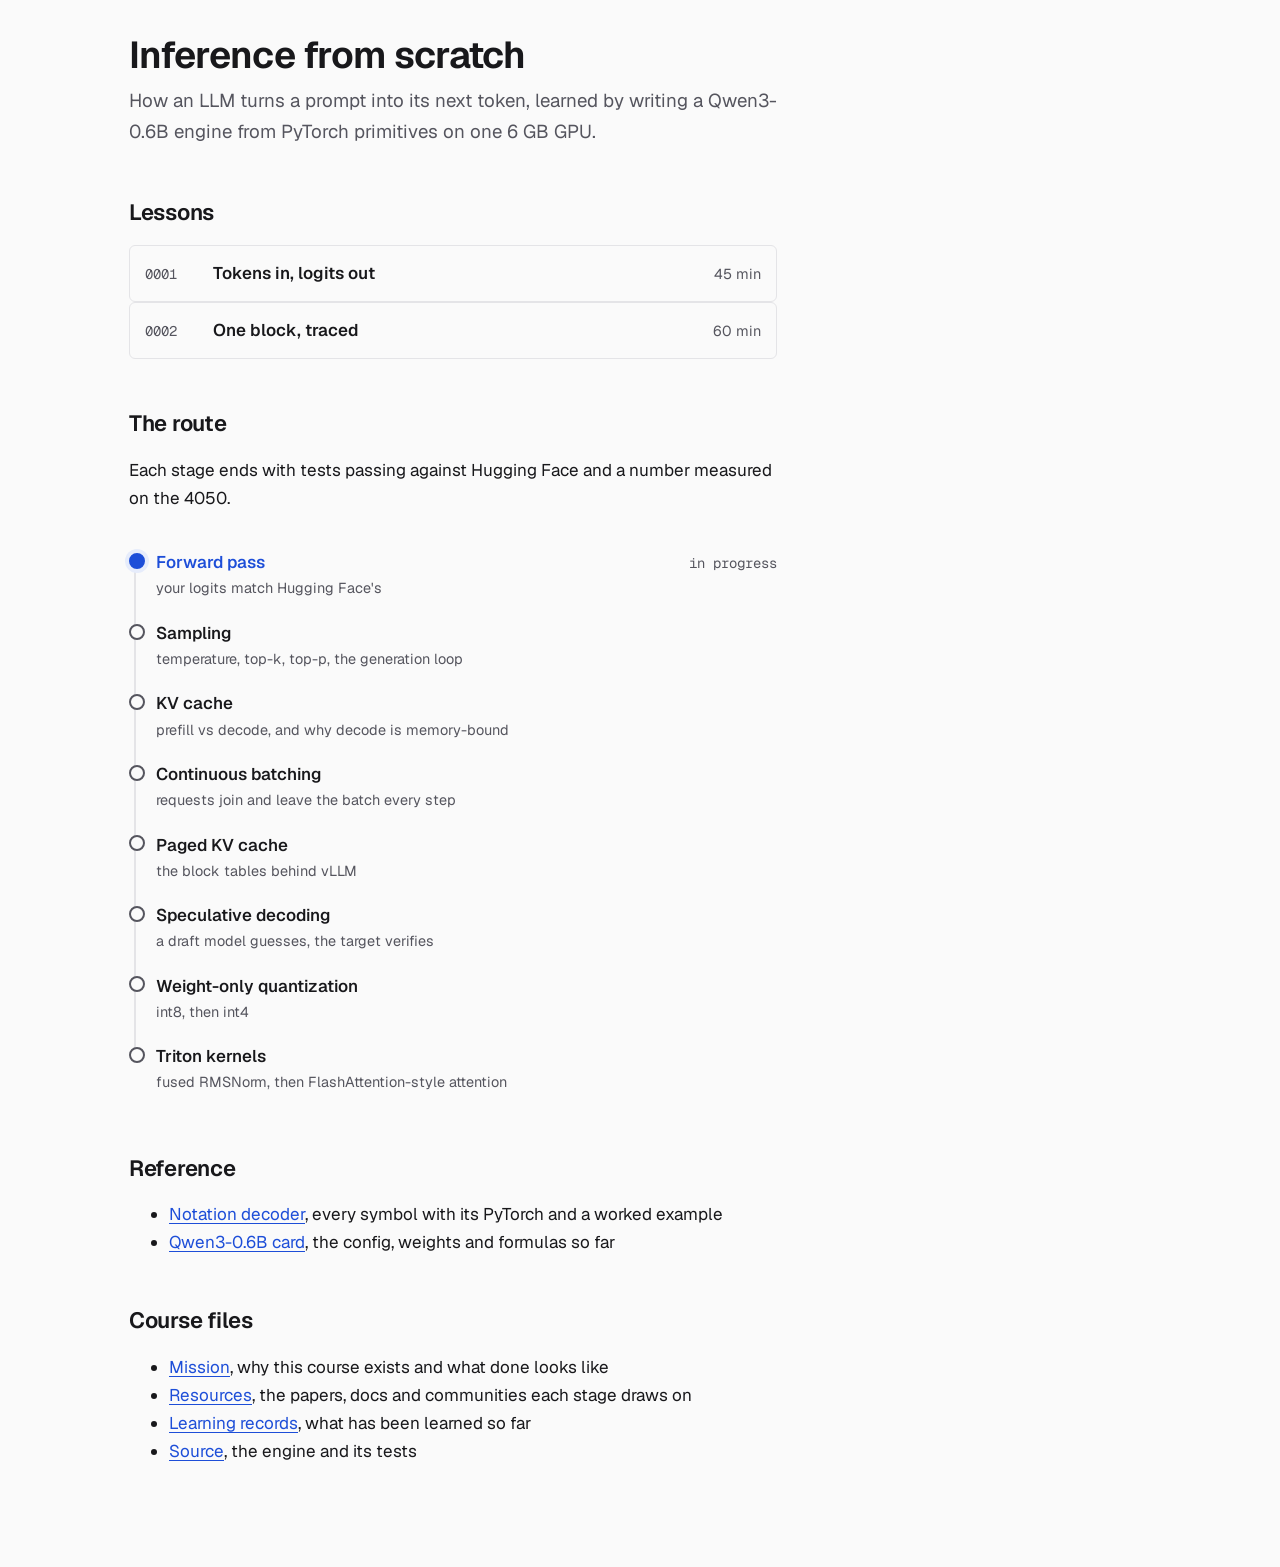
<file: index.html>
<!doctype html>
<html lang="en">
<head>
<meta charset="utf-8">
<meta name="viewport" content="width=device-width, initial-scale=1">
<title>Inference From Scratch</title>
<link rel="preload" href="assets/fonts/geist-latin-wght-normal.woff2" as="font" type="font/woff2" crossorigin>
<link rel="stylesheet" href="assets/course.css">
</head>
<body>
<main>
<h1>Inference from scratch</h1>
<p class="lede">How an LLM turns a prompt into its next token, learned by writing a Qwen3-0.6B engine from PyTorch primitives on one 6 GB GPU.</p>

<h2>Lessons</h2>
<ol class="lessons">
  <li><a href="lessons/0001-tokens-in-logits-out.html"><span class="n">0001</span><span class="t">Tokens in, logits out</span><span class="m">45 min</span></a></li>
  <li><a href="lessons/0002-one-block-shape-trace.html"><span class="n">0002</span><span class="t">One block, traced</span><span class="m">60 min</span></a></li>
</ol>

<h2>The route</h2>
<p>Each stage ends with tests passing against Hugging Face and a number measured on the 4050.</p>
<ol class="rail">
  <li class="now"><span class="what">Forward pass<small>your logits match Hugging Face's</small></span><span class="shape">in progress</span></li>
  <li><span class="what">Sampling<small>temperature, top-k, top-p, the generation loop</small></span></li>
  <li><span class="what">KV cache<small>prefill vs decode, and why decode is memory-bound</small></span></li>
  <li><span class="what">Continuous batching<small>requests join and leave the batch every step</small></span></li>
  <li><span class="what">Paged KV cache<small>the block tables behind vLLM</small></span></li>
  <li><span class="what">Speculative decoding<small>a draft model guesses, the target verifies</small></span></li>
  <li><span class="what">Weight-only quantization<small>int8, then int4</small></span></li>
  <li><span class="what">Triton kernels<small>fused RMSNorm, then FlashAttention-style attention</small></span></li>
</ol>

<h2>Reference</h2>
<ul>
  <li><a href="reference/notation.html">Notation decoder</a>, every symbol with its PyTorch and a worked example</li>
  <li><a href="reference/qwen3-0.6b.html">Qwen3-0.6B card</a>, the config, weights and formulas so far</li>
</ul>

<h2>Course files</h2>
<ul>
  <li><a href="https://github.com/TanJeeSchuan/InferenceLearn/blob/main/MISSION.md">Mission</a>, why this course exists and what done looks like</li>
  <li><a href="https://github.com/TanJeeSchuan/InferenceLearn/blob/main/RESOURCES.md">Resources</a>, the papers, docs and communities each stage draws on</li>
  <li><a href="https://github.com/TanJeeSchuan/InferenceLearn/tree/main/learning-records">Learning records</a>, what has been learned so far</li>
  <li><a href="https://github.com/TanJeeSchuan/InferenceLearn">Source</a>, the engine and its tests</li>
</ul>
</main>
</body>
</html>
</file>
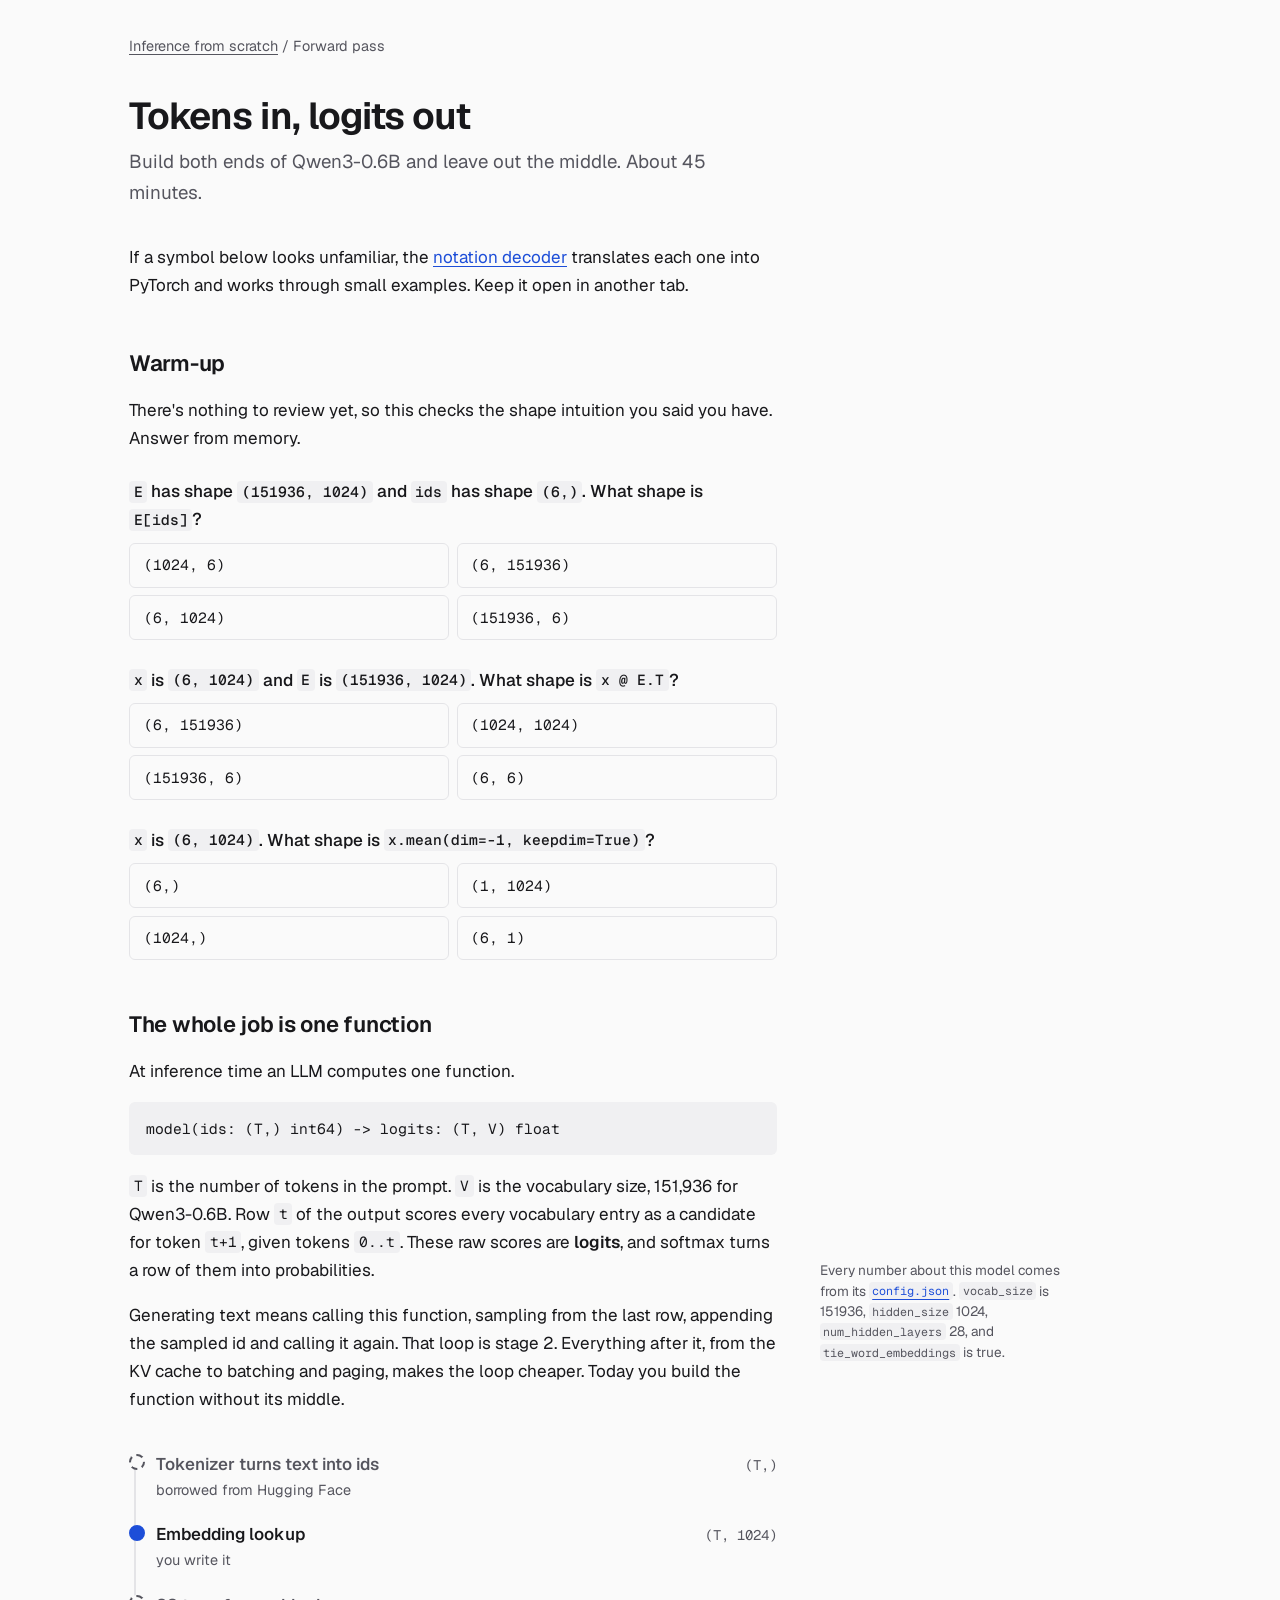
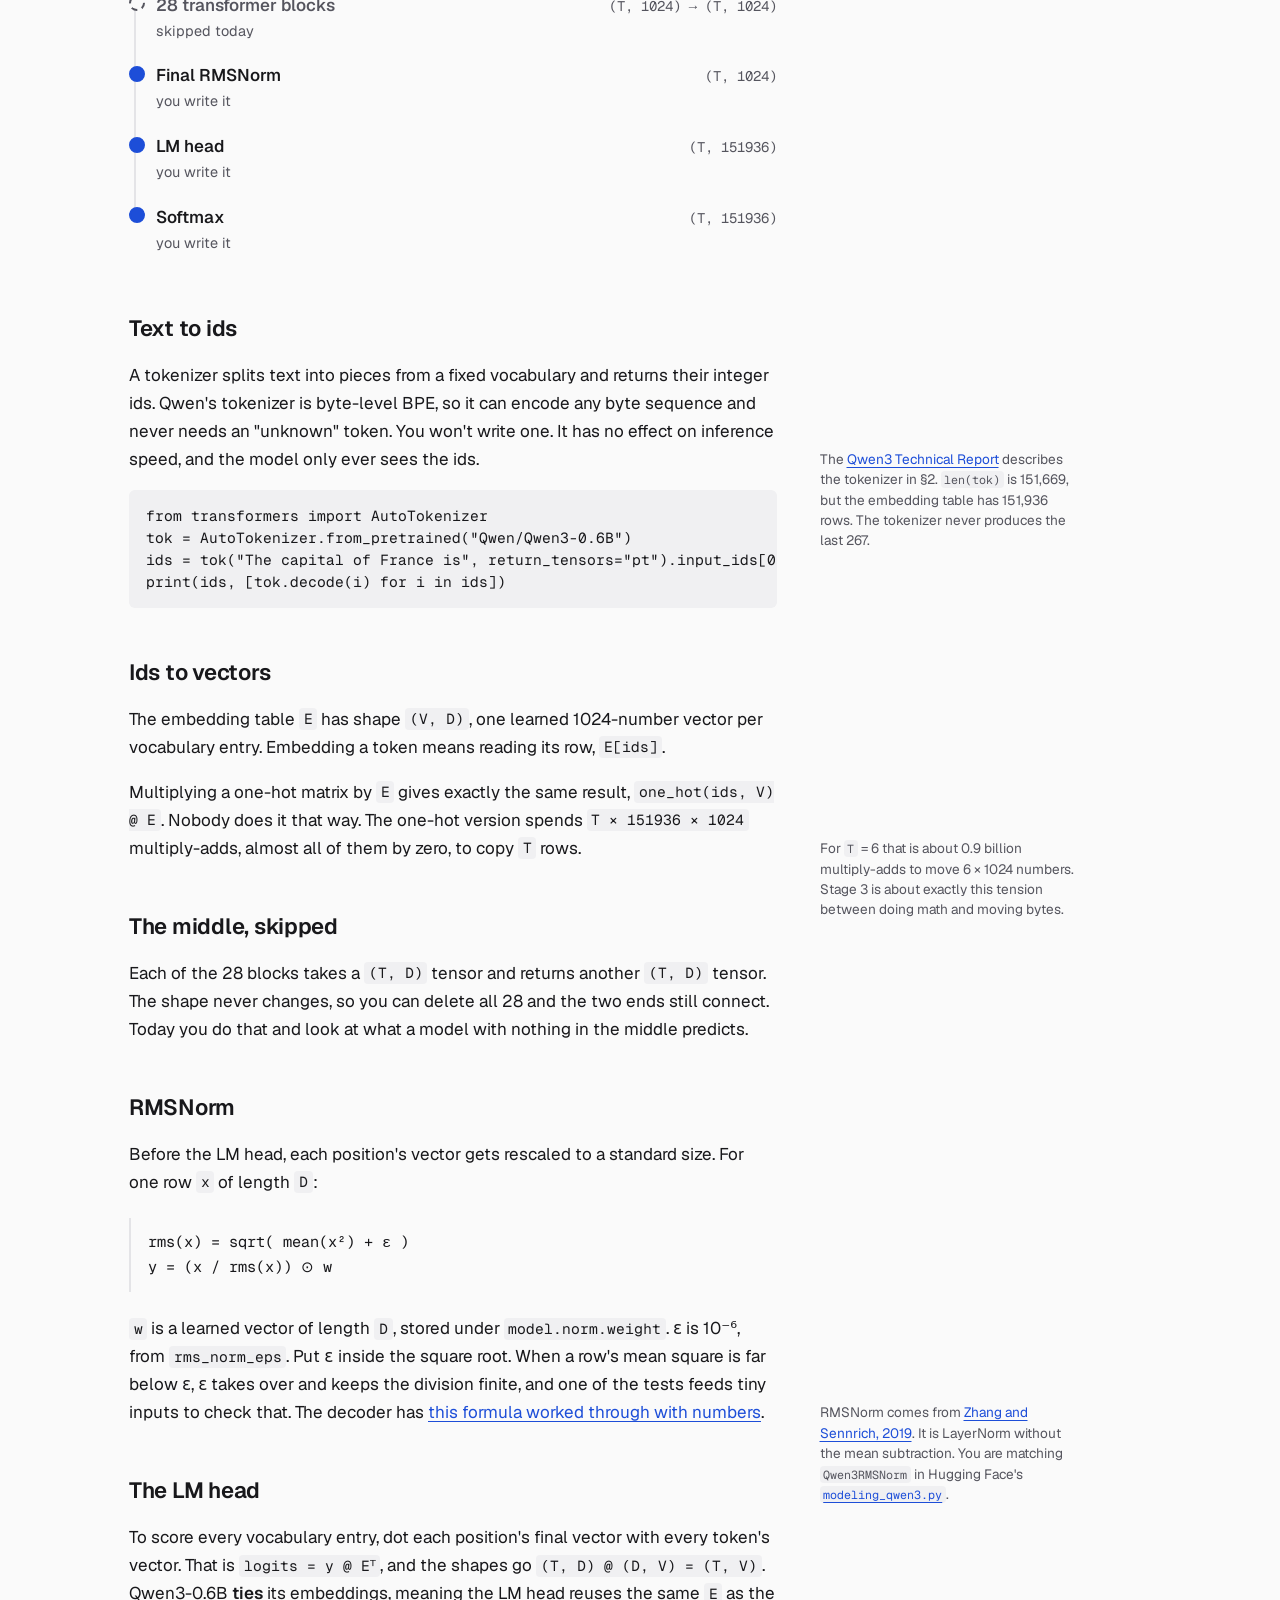
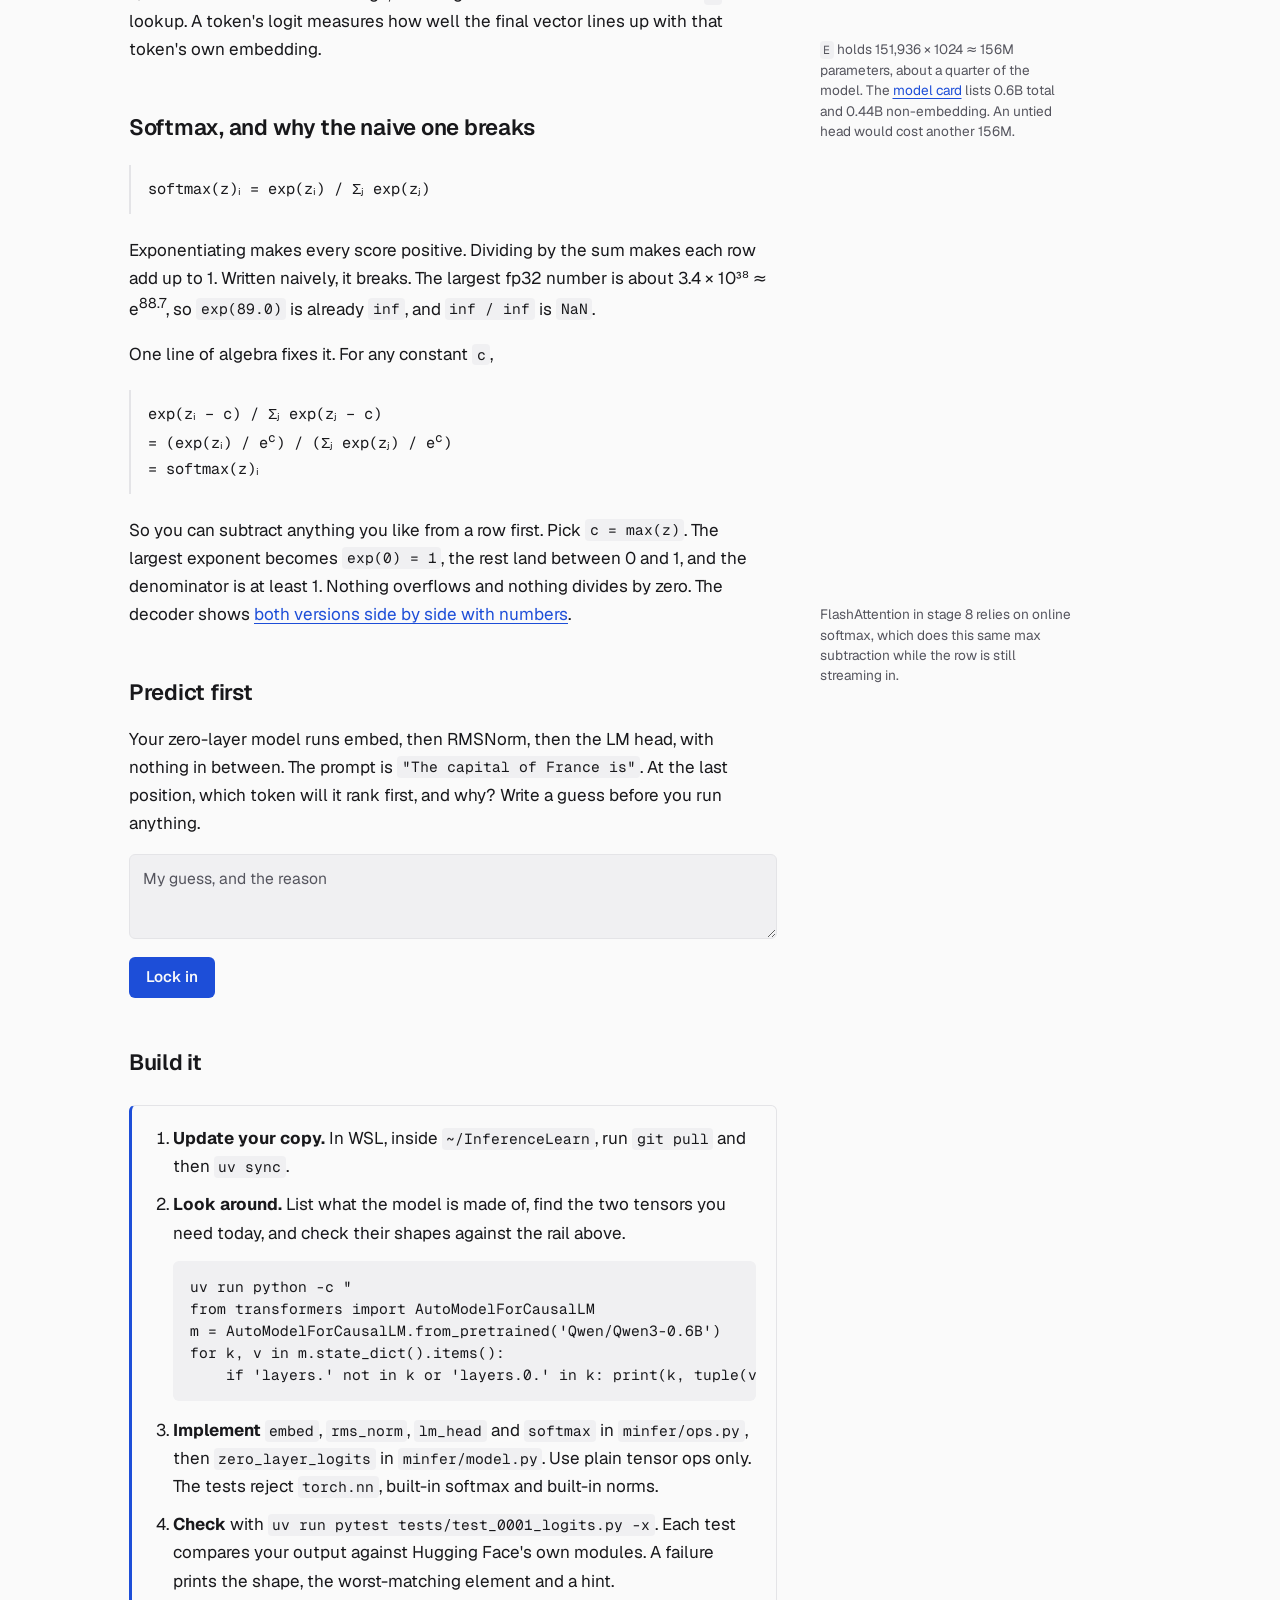
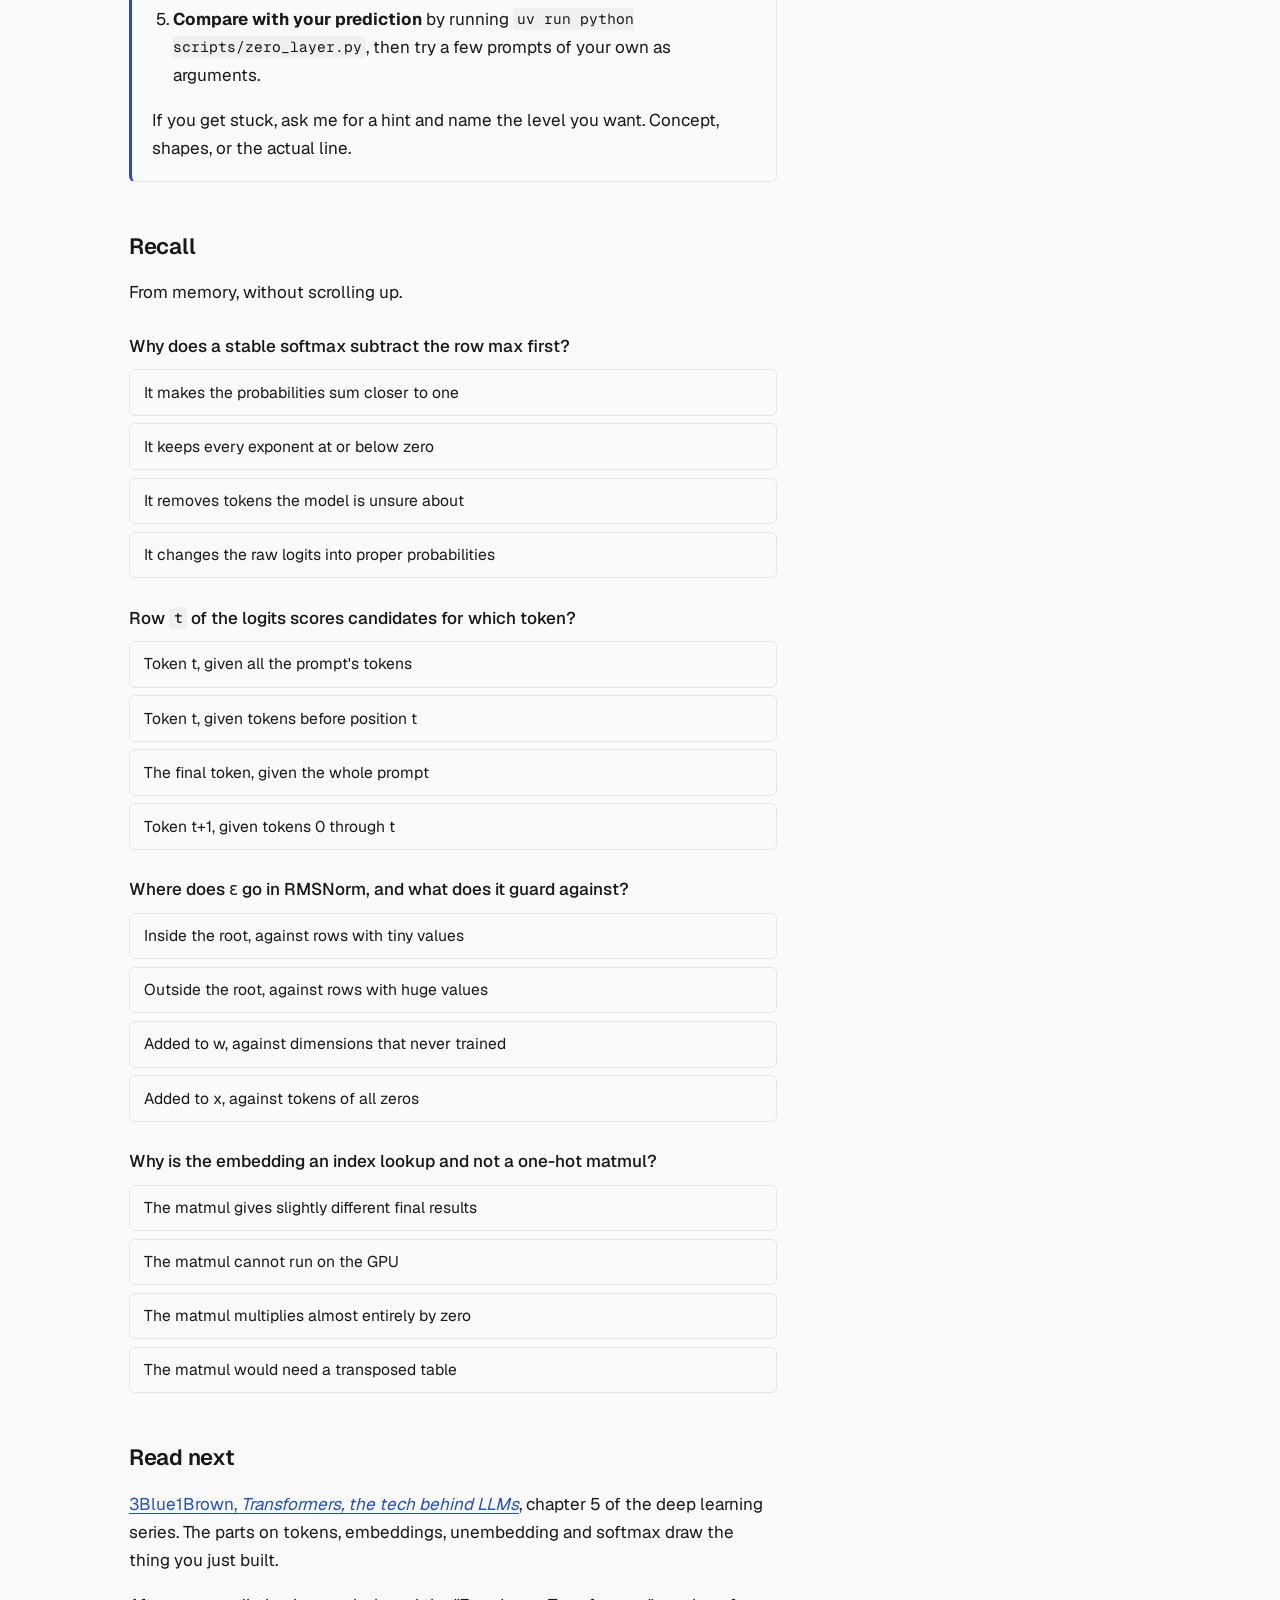
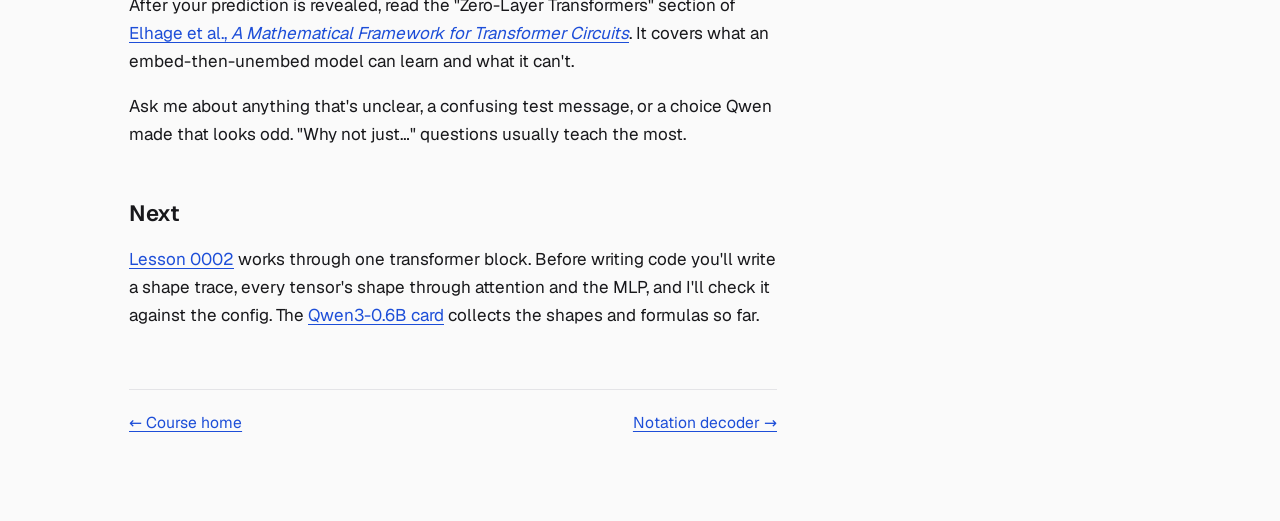
<file: lessons/0001-tokens-in-logits-out.html>
<!doctype html>
<html lang="en">
<head>
<meta charset="utf-8">
<meta name="viewport" content="width=device-width, initial-scale=1">
<title>Tokens In, Logits Out</title>
<link rel="preload" href="../assets/fonts/geist-latin-wght-normal.woff2" as="font" type="font/woff2" crossorigin>
<link rel="stylesheet" href="../assets/course.css">
</head>
<body>
<main>

<p class="crumbs"><a href="../index.html">Inference from scratch</a> / Forward pass</p>
<h1>Tokens in, logits out</h1>
<p class="lede">Build both ends of Qwen3-0.6B and leave out the middle. About 45 minutes.</p>
<p>If a symbol below looks unfamiliar, the <a href="../reference/notation.html">notation decoder</a> translates each one into PyTorch and works through small examples. Keep it open in another tab.</p>

<section data-quiz-set>
<h2>Warm-up</h2>
<p>There's nothing to review yet, so this checks the shape intuition you said you have. Answer from memory.</p>

<div class="quiz" data-answer="2">
  <p class="q"><code>E</code> has shape <code>(151936, 1024)</code> and <code>ids</code> has shape <code>(6,)</code>. What shape is <code>E[ids]</code>?</p>
  <div class="opts short"><button>(1024, 6)</button><button>(6, 151936)</button><button>(6, 1024)</button><button>(151936, 6)</button></div>
  <p class="why">Indexing with a tensor of ids picks whole rows, one per id, in order. Each of the 6 rows keeps its 1024 columns.</p>
</div>

<div class="quiz" data-answer="0">
  <p class="q"><code>x</code> is <code>(6, 1024)</code> and <code>E</code> is <code>(151936, 1024)</code>. What shape is <code>x @ E.T</code>?</p>
  <div class="opts short"><button>(6, 151936)</button><button>(1024, 1024)</button><button>(151936, 6)</button><button>(6, 6)</button></div>
  <p class="why"><code>(6, 1024) @ (1024, 151936)</code>. The inner 1024s cancel and the outer dims survive, giving one number per position and vocabulary entry.</p>
</div>

<div class="quiz" data-answer="3">
  <p class="q"><code>x</code> is <code>(6, 1024)</code>. What shape is <code>x.mean(dim=-1, keepdim=True)</code>?</p>
  <div class="opts short"><button>(6,)</button><button>(1, 1024)</button><button>(1024,)</button><button>(6, 1)</button></div>
  <p class="why">With <code>keepdim=True</code> the reduced dim stays as size 1, so <code>x / x.mean(-1, keepdim=True)</code> divides each row by its own mean. Without it you get <code>(6,)</code>, which broadcasts against the columns and gives the wrong answer or an error.</p>
</div>
<p class="quiz-score"></p>
</section>

<h2>The whole job is one function</h2>

<p>At inference time an LLM computes one function.</p>
<pre><code>model(ids: (T,) int64) -&gt; logits: (T, V) float</code></pre>
<p><code>T</code> is the number of tokens in the prompt. <code>V</code> is the vocabulary size, 151,936 for Qwen3-0.6B. Row <code>t</code> of the output scores every vocabulary entry as a candidate for token <code>t+1</code>, given tokens <code>0..t</code>. These raw scores are <dfn>logits</dfn>, and softmax turns a row of them into probabilities.
<span class="sn">Every number about this model comes from its <a href="https://huggingface.co/Qwen/Qwen3-0.6B/blob/main/config.json"><code>config.json</code></a>. <code>vocab_size</code> is 151936, <code>hidden_size</code> 1024, <code>num_hidden_layers</code> 28, and <code>tie_word_embeddings</code> is true.</span></p>

<p>Generating text means calling this function, sampling from the last row, appending the sampled id and calling it again. That loop is stage 2. Everything after it, from the KV cache to batching and paging, makes the loop cheaper. Today you build the function without its middle.</p>

<ol class="rail" aria-label="The forward pass, with shapes for Qwen3-0.6B">
  <li class="skip"><span class="what">Tokenizer turns text into ids<small>borrowed from Hugging Face</small></span><span class="shape">(T,)</span></li>
  <li class="you"><span class="what">Embedding lookup<small>you write it</small></span><span class="shape">(T, 1024)</span></li>
  <li class="skip"><span class="what">28 transformer blocks<small>skipped today</small></span><span class="shape">(T, 1024) → (T, 1024)</span></li>
  <li class="you"><span class="what">Final RMSNorm<small>you write it</small></span><span class="shape">(T, 1024)</span></li>
  <li class="you"><span class="what">LM head<small>you write it</small></span><span class="shape">(T, 151936)</span></li>
  <li class="you"><span class="what">Softmax<small>you write it</small></span><span class="shape">(T, 151936)</span></li>
</ol>

<h2>Text to ids</h2>
<p>A tokenizer splits text into pieces from a fixed vocabulary and returns their integer ids. Qwen's tokenizer is byte-level BPE, so it can encode any byte sequence and never needs an "unknown" token. You won't write one. It has no effect on inference speed, and the model only ever sees the ids.
<span class="sn">The <a href="https://arxiv.org/abs/2505.09388">Qwen3 Technical Report</a> describes the tokenizer in §2. <code>len(tok)</code> is 151,669, but the embedding table has 151,936 rows. The tokenizer never produces the last 267.</span></p>
<pre><code>from transformers import AutoTokenizer
tok = AutoTokenizer.from_pretrained("Qwen/Qwen3-0.6B")
ids = tok("The capital of France is", return_tensors="pt").input_ids[0]
print(ids, [tok.decode(i) for i in ids])</code></pre>

<h2>Ids to vectors</h2>
<p>The embedding table <code>E</code> has shape <code>(V, D)</code>, one learned 1024-number vector per vocabulary entry. Embedding a token means reading its row, <code>E[ids]</code>.</p>
<p>Multiplying a one-hot matrix by <code>E</code> gives exactly the same result, <code>one_hot(ids, V) @ E</code>. Nobody does it that way. The one-hot version spends <code>T × 151936 × 1024</code> multiply-adds, almost all of them by zero, to copy <code>T</code> rows.
<span class="sn">For <code>T</code> = 6 that is about 0.9 billion multiply-adds to move 6 × 1024 numbers. Stage 3 is about exactly this tension between doing math and moving bytes.</span></p>

<h2>The middle, skipped</h2>
<p>Each of the 28 blocks takes a <code>(T, D)</code> tensor and returns another <code>(T, D)</code> tensor. The shape never changes, so you can delete all 28 and the two ends still connect. Today you do that and look at what a model with nothing in the middle predicts.</p>

<h2>RMSNorm</h2>
<p>Before the LM head, each position's vector gets rescaled to a standard size. For one row <code>x</code> of length <code>D</code>:</p>
<p class="math">rms(x) = sqrt( mean(x²) + ε )<br>y = (x / rms(x)) ⊙ w</p>
<p><code>w</code> is a learned vector of length <code>D</code>, stored under <code>model.norm.weight</code>. ε is 10⁻⁶, from <code>rms_norm_eps</code>. Put ε inside the square root. When a row's mean square is far below ε, ε takes over and keeps the division finite, and one of the tests feeds tiny inputs to check that. The decoder has <a href="../reference/notation.html#rmsnorm">this formula worked through with numbers</a>.
<span class="sn">RMSNorm comes from <a href="https://arxiv.org/abs/1910.07467">Zhang and Sennrich, 2019</a>. It is LayerNorm without the mean subtraction. You are matching <code>Qwen3RMSNorm</code> in Hugging Face's <a href="https://github.com/huggingface/transformers/blob/main/src/transformers/models/qwen3/modeling_qwen3.py"><code>modeling_qwen3.py</code></a>.</span></p>

<h2>The LM head</h2>
<p>To score every vocabulary entry, dot each position's final vector with every token's vector. That is <code>logits = y @ Eᵀ</code>, and the shapes go <code>(T, D) @ (D, V) = (T, V)</code>. Qwen3-0.6B <dfn>ties</dfn> its embeddings, meaning the LM head reuses the same <code>E</code> as the lookup. A token's logit measures how well the final vector lines up with that token's own embedding.
<span class="sn"><code>E</code> holds 151,936 × 1024 ≈ 156M parameters, about a quarter of the model. The <a href="https://huggingface.co/Qwen/Qwen3-0.6B">model card</a> lists 0.6B total and 0.44B non-embedding. An untied head would cost another 156M.</span></p>

<h2>Softmax, and why the naive one breaks</h2>
<p class="math">softmax(z)ᵢ = exp(zᵢ) / Σⱼ exp(zⱼ)</p>
<p>Exponentiating makes every score positive. Dividing by the sum makes each row add up to 1. Written naively, it breaks. The largest fp32 number is about 3.4 × 10³⁸ ≈ e<sup>88.7</sup>, so <code>exp(89.0)</code> is already <code>inf</code>, and <code>inf / inf</code> is <code>NaN</code>.</p>
<p>One line of algebra fixes it. For any constant <code>c</code>,</p>
<p class="math">exp(zᵢ − c) / Σⱼ exp(zⱼ − c)<br>= (exp(zᵢ) / e<sup>c</sup>) / (Σⱼ exp(zⱼ) / e<sup>c</sup>)<br>= softmax(z)ᵢ</p>
<p>So you can subtract anything you like from a row first. Pick <code>c = max(z)</code>. The largest exponent becomes <code>exp(0) = 1</code>, the rest land between 0 and 1, and the denominator is at least 1. Nothing overflows and nothing divides by zero. The decoder shows <a href="../reference/notation.html#softmax">both versions side by side with numbers</a>.
<span class="sn">FlashAttention in stage 8 relies on online softmax, which does this same max subtraction while the row is still streaming in.</span></p>

<h2>Predict first</h2>
<div class="predict" data-key="0001-zero-layer">
  <p>Your zero-layer model runs embed, then RMSNorm, then the LM head, with nothing in between. The prompt is <code>"The capital of France is"</code>. At the last position, which token will it rank first, and why? Write a guess before you run anything.</p>
  <textarea aria-label="Your prediction" placeholder="My guess, and the reason"></textarea>
  <button>Lock in</button>
  <div class="reveal">
    <p><strong>It predicts the token it was just given.</strong> After <code>' is'</code> the top pick is <code>' is'</code>, after <code>' France'</code> it's <code>' France'</code>, each at probability ≈ 1.00. Over a 272-token paragraph, measured on your 4050, the argmax was the current input token at 271 of 272 positions.</p>
    <p>Tied weights are why. The model scores candidate <code>j</code> by dotting <code>e<sub>j</sub></code> with a rescaled copy of the input's own embedding <code>e<sub>t</sub></code>, and a vector lines up best with itself. The runners-up are its nearest neighbours in embedding space, <code>'France'</code>, <code>' france'</code> and <code>'法国'</code>. The one miss was after <code>' their'</code>, where the top pick was <code>'他们的'</code>, Chinese for "their", with <code>' their'</code> 0.9 logits behind. Translations end up as neighbours.</p>
    <p>Elhage et al. show that a model with no middle can at best learn a table of bigram statistics. With tied weights it can't even do that. The score table <code>E diag(w) Eᵀ</code> is symmetric up to a per-row scale, so "of → the" has to score the same as "the → of", and every token's own entry dominates its row. Everything this model knows about what comes next lives in the 28 blocks you skipped. The full model's answer after <code>' is'</code> is <code>' Paris'</code> at 0.66.</p>
    <p>One more measurement. Those self-scores sit around <strong>116</strong>, well past the e<sup>88.7</sup> limit. A naive softmax returns <code>NaN</code> on this model's real output, not only on the contrived test.</p>
  </div>
</div>

<h2>Build it</h2>
<div class="task">
<ol>
<li><strong>Update your copy.</strong> In WSL, inside <code>~/InferenceLearn</code>, run <code>git pull</code> and then <code>uv sync</code>.</li>
<li><strong>Look around.</strong> List what the model is made of, find the two tensors you need today, and check their shapes against the rail above.
<pre><code>uv run python -c "
from transformers import AutoModelForCausalLM
m = AutoModelForCausalLM.from_pretrained('Qwen/Qwen3-0.6B')
for k, v in m.state_dict().items():
    if 'layers.' not in k or 'layers.0.' in k: print(k, tuple(v.shape))"</code></pre></li>
<li><strong>Implement</strong> <code>embed</code>, <code>rms_norm</code>, <code>lm_head</code> and <code>softmax</code> in <code>minfer/ops.py</code>, then <code>zero_layer_logits</code> in <code>minfer/model.py</code>. Use plain tensor ops only. The tests reject <code>torch.nn</code>, built-in softmax and built-in norms.</li>
<li><strong>Check</strong> with <code>uv run pytest tests/test_0001_logits.py -x</code>. Each test compares your output against Hugging Face's own modules. A failure prints the shape, the worst-matching element and a hint.</li>
<li><strong>Compare with your prediction</strong> by running <code>uv run python scripts/zero_layer.py</code>, then try a few prompts of your own as arguments.</li>
</ol>
<p>If you get stuck, ask me for a hint and name the level you want. Concept, shapes, or the actual line.</p>
</div>

<section data-quiz-set>
<h2>Recall</h2>
<p>From memory, without scrolling up.</p>

<div class="quiz" data-answer="1">
  <p class="q">Why does a stable softmax subtract the row max first?</p>
  <div class="opts">
    <button>It makes the probabilities sum closer to one</button>
    <button>It keeps every exponent at or below zero</button>
    <button>It removes tokens the model is unsure about</button>
    <button>It changes the raw logits into proper probabilities</button>
  </div>
  <p class="why">Subtracting a constant doesn't change the result because the e<sup>c</sup> cancels. With <code>c = max</code> every exponent is at most 0, so <code>exp</code> can't overflow.</p>
</div>

<div class="quiz" data-answer="3">
  <p class="q">Row <code>t</code> of the logits scores candidates for which token?</p>
  <div class="opts">
    <button>Token t, given all the prompt's tokens</button>
    <button>Token t, given tokens before position t</button>
    <button>The final token, given the whole prompt</button>
    <button>Token t+1, given tokens 0 through t</button>
  </div>
  <p class="why">Each row predicts the next token from the prefix ending at <code>t</code>. Generation only samples the last row, and stage 3 turns that into a big saving.</p>
</div>

<div class="quiz" data-answer="0">
  <p class="q">Where does ε go in RMSNorm, and what does it guard against?</p>
  <div class="opts">
    <button>Inside the root, against rows with tiny values</button>
    <button>Outside the root, against rows with huge values</button>
    <button>Added to w, against dimensions that never trained</button>
    <button>Added to x, against tokens of all zeros</button>
  </div>
  <p class="why"><code>sqrt(mean(x²) + ε)</code>. When <code>mean(x²)</code> is far below ε, ε takes over and keeps the divisor away from zero.</p>
</div>

<div class="quiz" data-answer="2">
  <p class="q">Why is the embedding an index lookup and not a one-hot matmul?</p>
  <div class="opts">
    <button>The matmul gives slightly different final results</button>
    <button>The matmul cannot run on the GPU</button>
    <button>The matmul multiplies almost entirely by zero</button>
    <button>The matmul would need a transposed table</button>
  </div>
  <p class="why">Both give the same result. The one-hot version spends <code>T × V × D</code> multiply-adds, nearly all by zero, to copy <code>T</code> rows.</p>
</div>
<p class="quiz-score"></p>
</section>

<h2>Read next</h2>
<p><a href="https://www.3blue1brown.com/lessons/gpt">3Blue1Brown, <em>Transformers, the tech behind LLMs</em></a>, chapter 5 of the deep learning series. The parts on tokens, embeddings, unembedding and softmax draw the thing you just built.</p>
<p>After your prediction is revealed, read the "Zero-Layer Transformers" section of <a href="https://transformer-circuits.pub/2021/framework/index.html">Elhage et al., <em>A Mathematical Framework for Transformer Circuits</em></a>. It covers what an embed-then-unembed model can learn and what it can't.</p>
<p>Ask me about anything that's unclear, a confusing test message, or a choice Qwen made that looks odd. "Why not just…" questions usually teach the most.</p>

<h2>Next</h2>
<p><a href="0002-one-block-shape-trace.html">Lesson 0002</a> works through one transformer block. Before writing code you'll write a shape trace, every tensor's shape through attention and the MLP, and I'll check it against the config. The <a href="../reference/qwen3-0.6b.html">Qwen3-0.6B card</a> collects the shapes and formulas so far.</p>

<nav class="pager"><a href="../index.html">← Course home</a><a href="../reference/notation.html">Notation decoder →</a></nav>
</main>
<script src="../assets/quiz.js"></script>
</body>
</html>
</file>
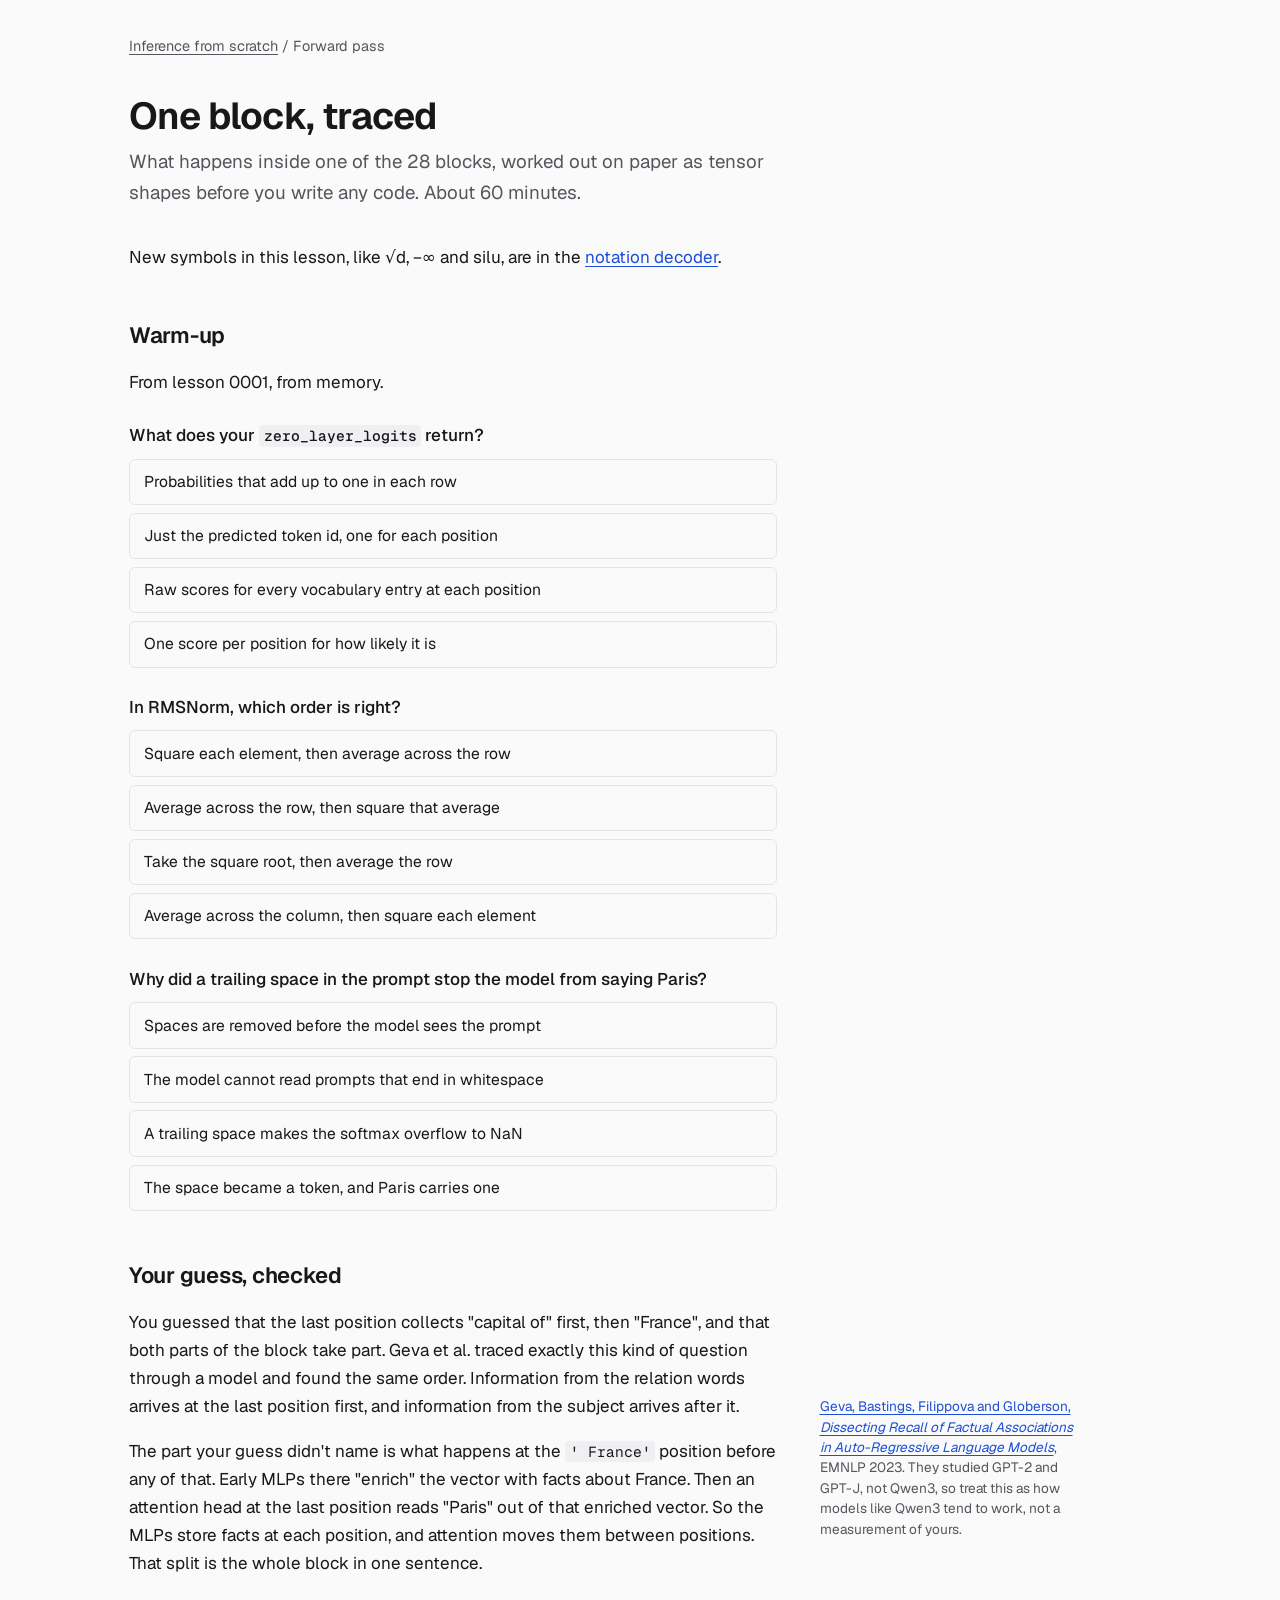
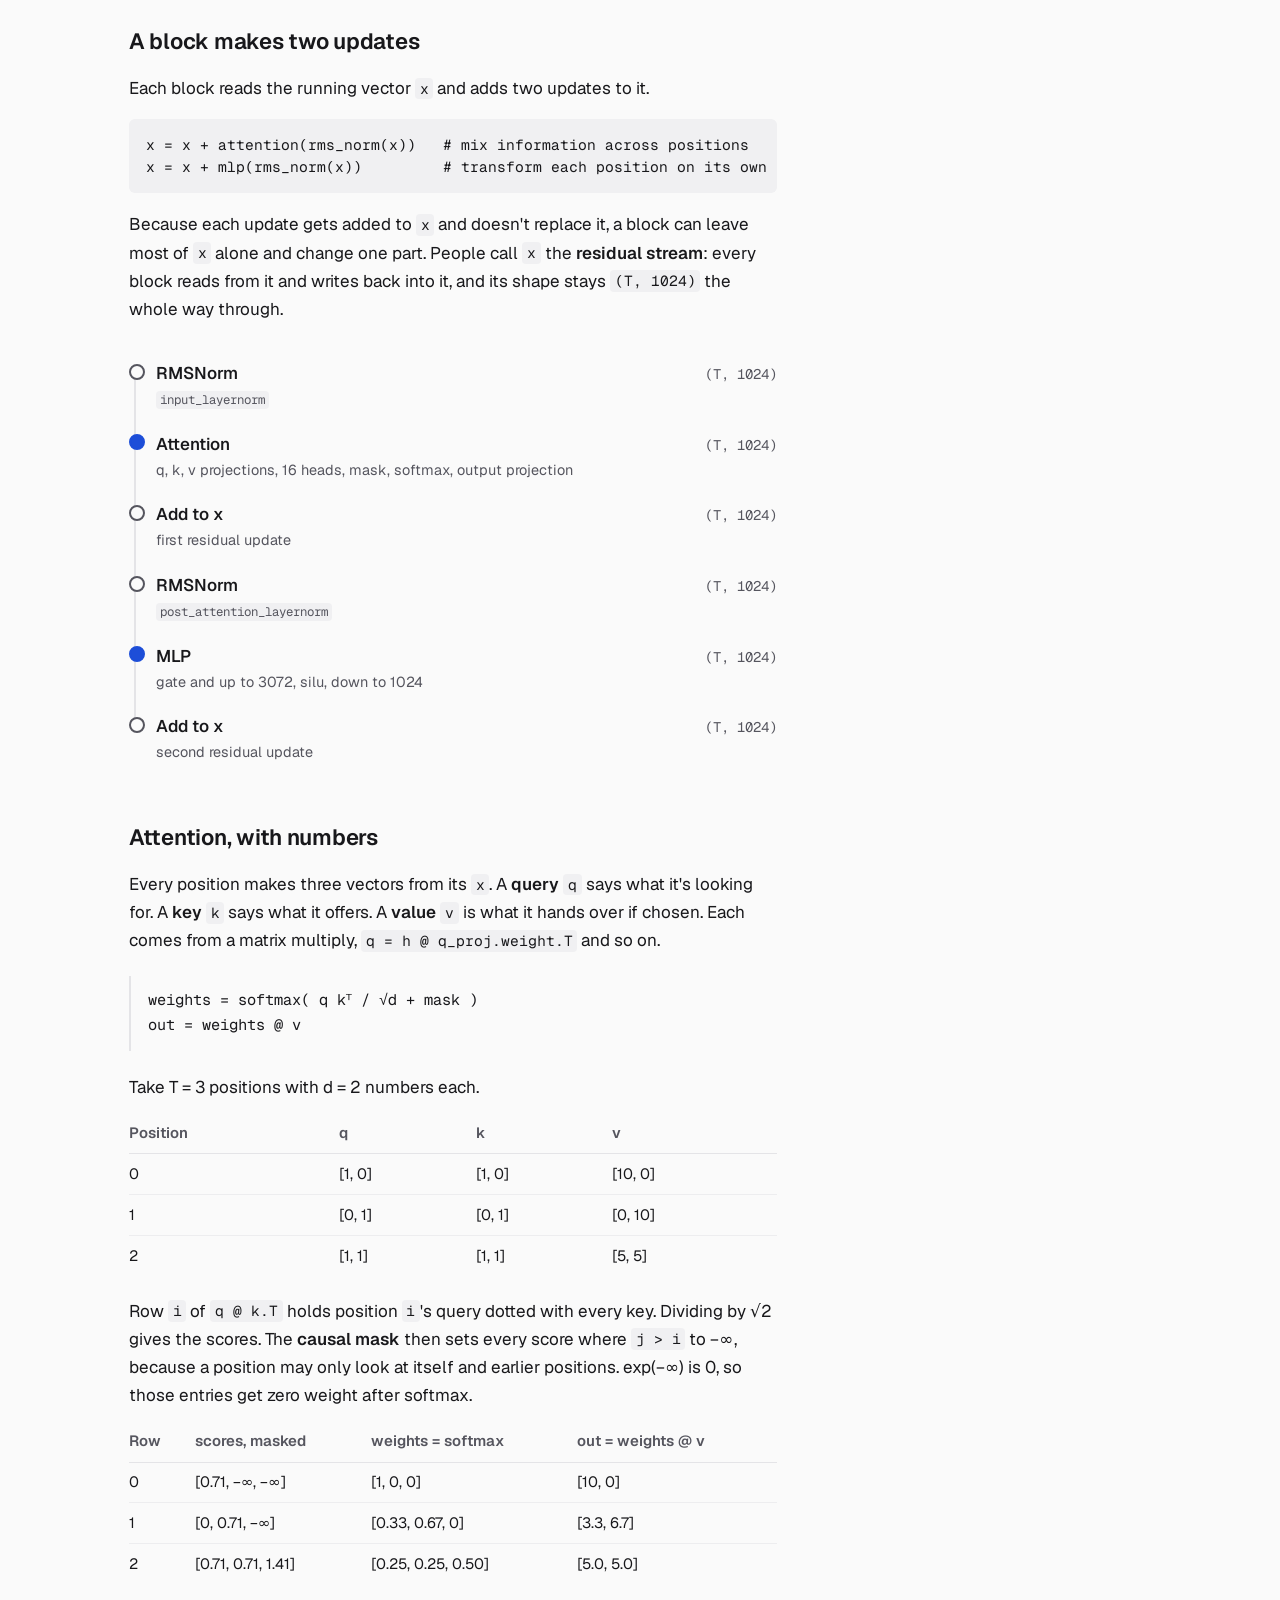
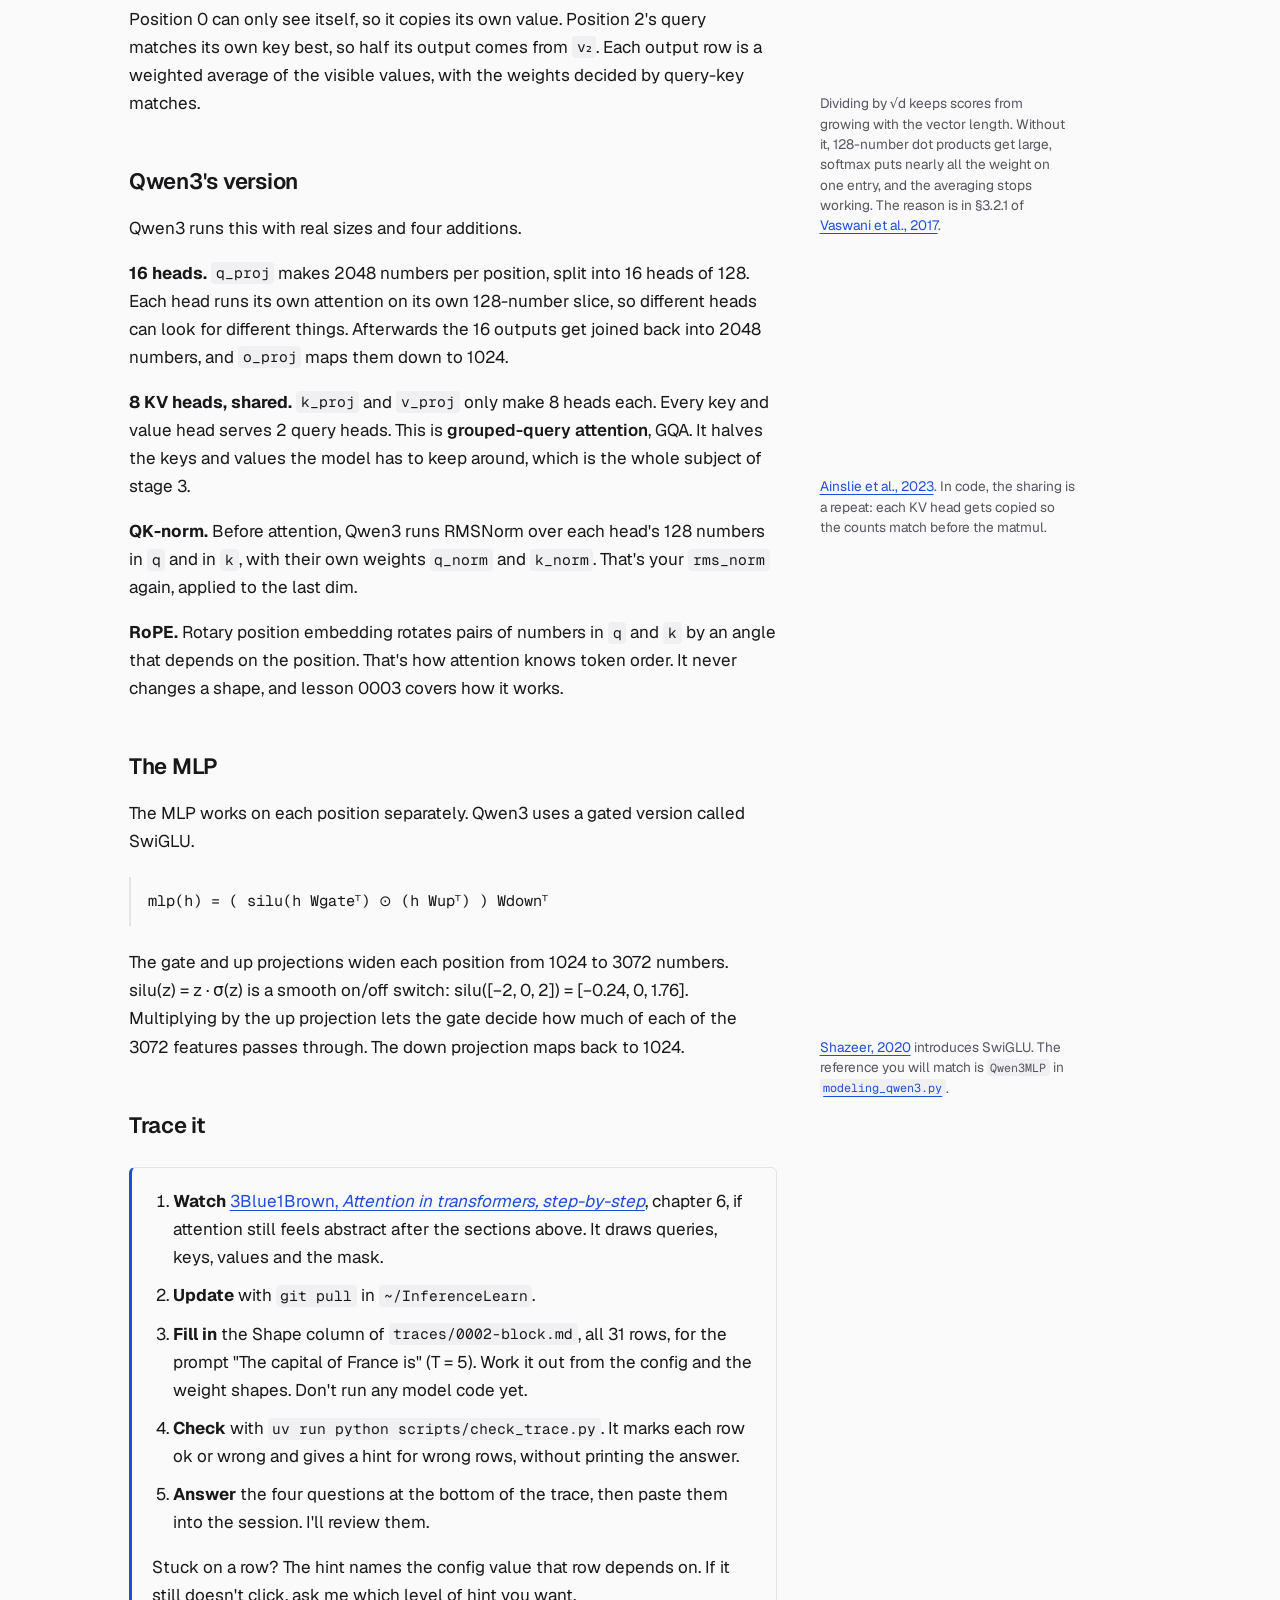
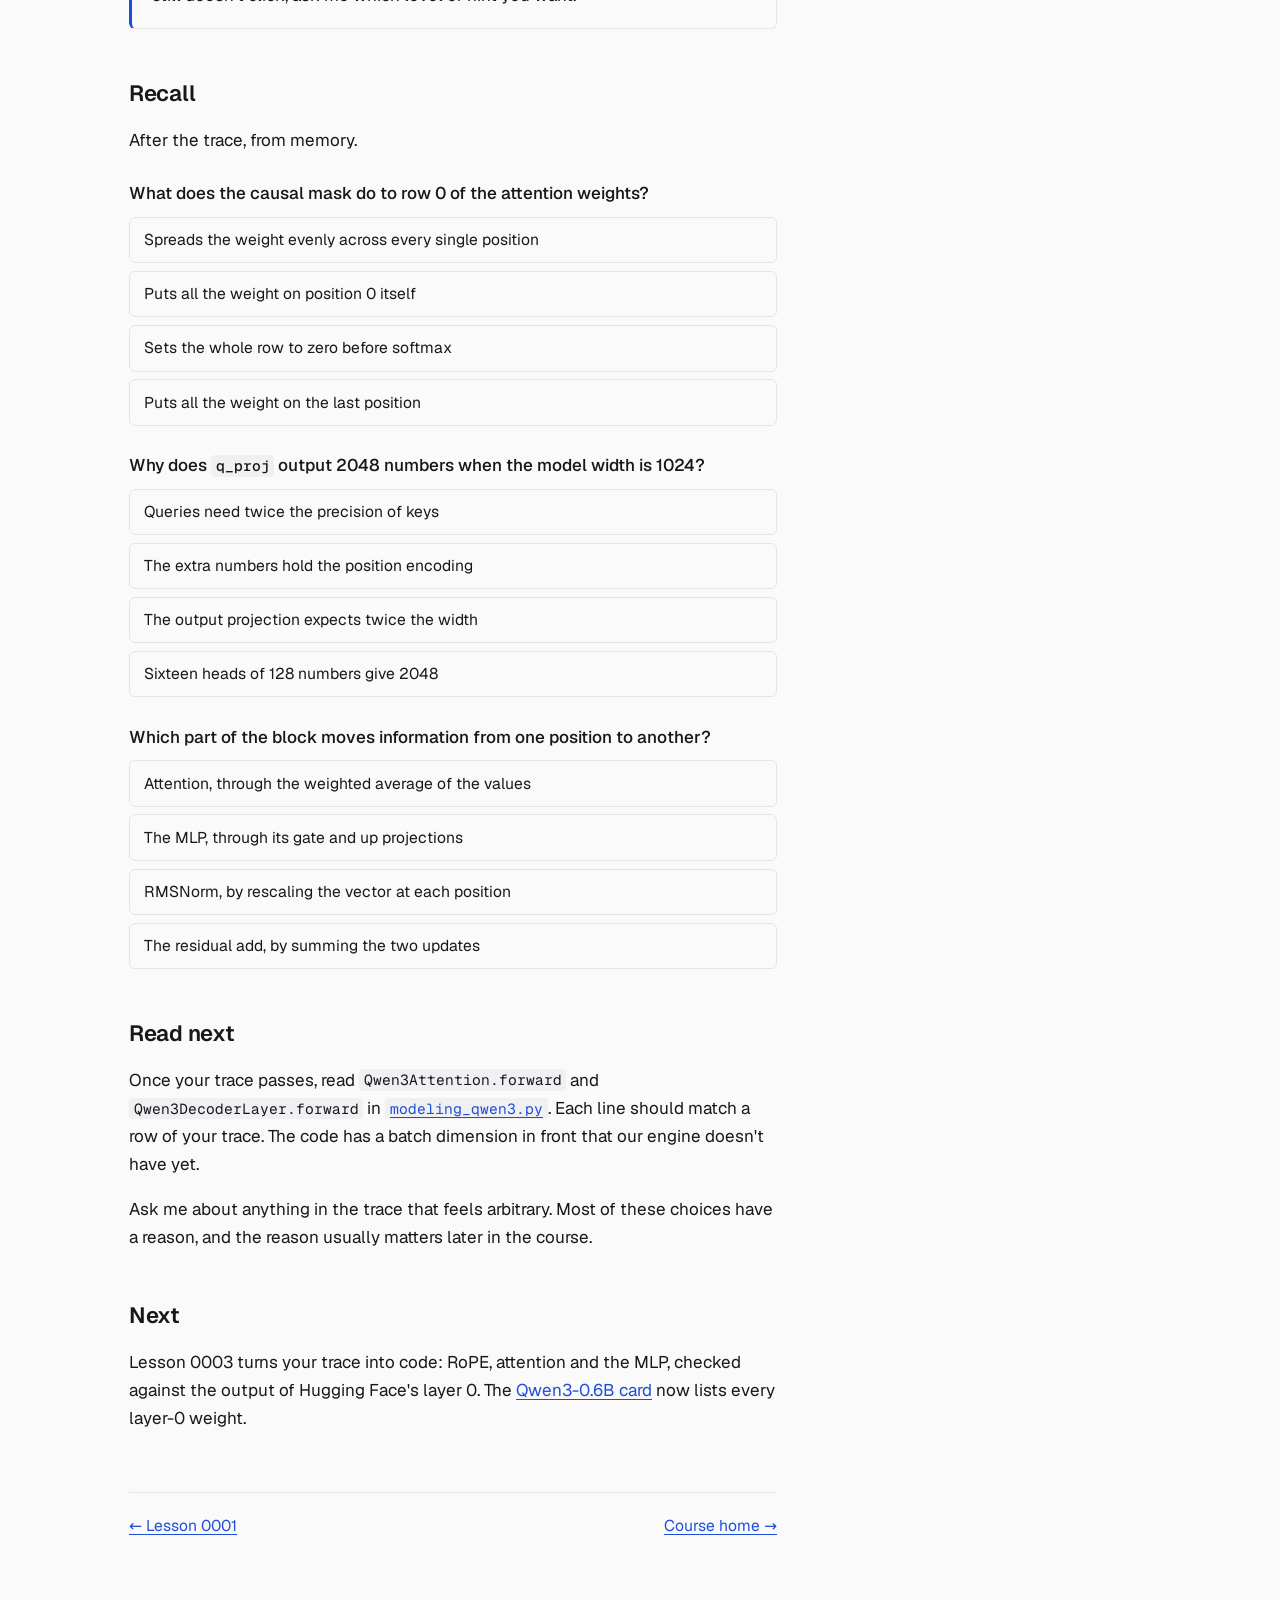
<file: lessons/0002-one-block-shape-trace.html>
<!doctype html>
<html lang="en">
<head>
<meta charset="utf-8">
<meta name="viewport" content="width=device-width, initial-scale=1">
<title>One Block, Traced</title>
<link rel="preload" href="../assets/fonts/geist-latin-wght-normal.woff2" as="font" type="font/woff2" crossorigin>
<link rel="stylesheet" href="../assets/course.css">
</head>
<body>
<main>

<p class="crumbs"><a href="../index.html">Inference from scratch</a> / Forward pass</p>
<h1>One block, traced</h1>
<p class="lede">What happens inside one of the 28 blocks, worked out on paper as tensor shapes before you write any code. About 60 minutes.</p>
<p>New symbols in this lesson, like √d, −∞ and silu, are in the <a href="../reference/notation.html#block-symbols">notation decoder</a>.</p>

<section data-quiz-set>
<h2>Warm-up</h2>
<p>From lesson 0001, from memory.</p>

<div class="quiz" data-answer="2">
  <p class="q">What does your <code>zero_layer_logits</code> return?</p>
  <div class="opts">
    <button>Probabilities that add up to one in each row</button>
    <button>Just the predicted token id, one for each position</button>
    <button>Raw scores for every vocabulary entry at each position</button>
    <button>One score per position for how likely it is</button>
  </div>
  <p class="why">Logits are raw scores, shape <code>(T, V)</code>. Softmax is a separate step, and stage 2 needs the raw logits so it can apply temperature first.</p>
</div>

<div class="quiz" data-answer="0">
  <p class="q">In RMSNorm, which order is right?</p>
  <div class="opts">
    <button>Square each element, then average across the row</button>
    <button>Average across the row, then square that average</button>
    <button>Take the square root, then average the row</button>
    <button>Average across the column, then square each element</button>
  </div>
  <p class="why">mean(x²): square first, then average. Averaging first lets positive and negative values cancel, which is the bug from your first attempt.</p>
</div>

<div class="quiz" data-answer="3">
  <p class="q">Why did a trailing space in the prompt stop the model from saying Paris?</p>
  <div class="opts">
    <button>Spaces are removed before the model sees the prompt</button>
    <button>The model cannot read prompts that end in whitespace</button>
    <button>A trailing space makes the softmax overflow to NaN</button>
    <button>The space became a token, and Paris carries one</button>
  </div>
  <p class="why">The vocabulary has <code>' Paris'</code> with the space built in. A lone <code>' '</code> token is followed by digits far more often than by <code>'Paris'</code> without its space.</p>
</div>
<p class="quiz-score"></p>
</section>

<h2>Your guess, checked</h2>
<p>You guessed that the last position collects "capital of" first, then "France", and that both parts of the block take part. Geva et al. traced exactly this kind of question through a model and found the same order. Information from the relation words arrives at the last position first, and information from the subject arrives after it.
<span class="sn"><a href="https://arxiv.org/abs/2304.14767">Geva, Bastings, Filippova and Globerson, <em>Dissecting Recall of Factual Associations in Auto-Regressive Language Models</em></a>, EMNLP 2023. They studied GPT-2 and GPT-J, not Qwen3, so treat this as how models like Qwen3 tend to work, not a measurement of yours.</span></p>
<p>The part your guess didn't name is what happens at the <code>' France'</code> position before any of that. Early MLPs there "enrich" the vector with facts about France. Then an attention head at the last position reads "Paris" out of that enriched vector. So the MLPs store facts at each position, and attention moves them between positions. That split is the whole block in one sentence.</p>

<h2>A block makes two updates</h2>
<p>Each block reads the running vector <code>x</code> and adds two updates to it.</p>
<pre><code>x = x + attention(rms_norm(x))   # mix information across positions
x = x + mlp(rms_norm(x))         # transform each position on its own</code></pre>
<p>Because each update gets added to <code>x</code> and doesn't replace it, a block can leave most of <code>x</code> alone and change one part. People call <code>x</code> the <dfn>residual stream</dfn>: every block reads from it and writes back into it, and its shape stays <code>(T, 1024)</code> the whole way through.</p>

<ol class="rail" aria-label="One Qwen3 block">
  <li><span class="what">RMSNorm<small><code>input_layernorm</code></small></span><span class="shape">(T, 1024)</span></li>
  <li class="you"><span class="what">Attention<small>q, k, v projections, 16 heads, mask, softmax, output projection</small></span><span class="shape">(T, 1024)</span></li>
  <li><span class="what">Add to x<small>first residual update</small></span><span class="shape">(T, 1024)</span></li>
  <li><span class="what">RMSNorm<small><code>post_attention_layernorm</code></small></span><span class="shape">(T, 1024)</span></li>
  <li class="you"><span class="what">MLP<small>gate and up to 3072, silu, down to 1024</small></span><span class="shape">(T, 1024)</span></li>
  <li><span class="what">Add to x<small>second residual update</small></span><span class="shape">(T, 1024)</span></li>
</ol>

<h2>Attention, with numbers</h2>
<p>Every position makes three vectors from its <code>x</code>. A <dfn>query</dfn> <code>q</code> says what it's looking for. A <dfn>key</dfn> <code>k</code> says what it offers. A <dfn>value</dfn> <code>v</code> is what it hands over if chosen. Each comes from a matrix multiply, <code>q = h @ q_proj.weight.T</code> and so on.</p>
<p class="math">weights = softmax( q kᵀ / √d + mask )<br>out = weights @ v</p>
<p>Take T = 3 positions with d = 2 numbers each.</p>
<div class="table-wrap"><table>
<tr><th>Position</th><th>q</th><th>k</th><th>v</th></tr>
<tr><td>0</td><td>[1, 0]</td><td>[1, 0]</td><td>[10, 0]</td></tr>
<tr><td>1</td><td>[0, 1]</td><td>[0, 1]</td><td>[0, 10]</td></tr>
<tr><td>2</td><td>[1, 1]</td><td>[1, 1]</td><td>[5, 5]</td></tr>
</table></div>
<p>Row <code>i</code> of <code>q @ k.T</code> holds position <code>i</code>'s query dotted with every key. Dividing by √2 gives the scores. The <dfn>causal mask</dfn> then sets every score where <code>j &gt; i</code> to −∞, because a position may only look at itself and earlier positions. exp(−∞) is 0, so those entries get zero weight after softmax.</p>
<div class="table-wrap"><table>
<tr><th>Row</th><th>scores, masked</th><th>weights = softmax</th><th>out = weights @ v</th></tr>
<tr><td>0</td><td>[0.71, −∞, −∞]</td><td>[1, 0, 0]</td><td>[10, 0]</td></tr>
<tr><td>1</td><td>[0, 0.71, −∞]</td><td>[0.33, 0.67, 0]</td><td>[3.3, 6.7]</td></tr>
<tr><td>2</td><td>[0.71, 0.71, 1.41]</td><td>[0.25, 0.25, 0.50]</td><td>[5.0, 5.0]</td></tr>
</table></div>
<p>Position 0 can only see itself, so it copies its own value. Position 2's query matches its own key best, so half its output comes from <code>v₂</code>. Each output row is a weighted average of the visible values, with the weights decided by query-key matches.
<span class="sn">Dividing by √d keeps scores from growing with the vector length. Without it, 128-number dot products get large, softmax puts nearly all the weight on one entry, and the averaging stops working. The reason is in §3.2.1 of <a href="https://arxiv.org/abs/1706.03762">Vaswani et al., 2017</a>.</span></p>

<h2>Qwen3's version</h2>
<p>Qwen3 runs this with real sizes and four additions.</p>
<p><strong>16 heads.</strong> <code>q_proj</code> makes 2048 numbers per position, split into 16 heads of 128. Each head runs its own attention on its own 128-number slice, so different heads can look for different things. Afterwards the 16 outputs get joined back into 2048 numbers, and <code>o_proj</code> maps them down to 1024.</p>
<p><strong>8 KV heads, shared.</strong> <code>k_proj</code> and <code>v_proj</code> only make 8 heads each. Every key and value head serves 2 query heads. This is <dfn>grouped-query attention</dfn>, GQA. It halves the keys and values the model has to keep around, which is the whole subject of stage 3.
<span class="sn"><a href="https://arxiv.org/abs/2305.13245">Ainslie et al., 2023</a>. In code, the sharing is a repeat: each KV head gets copied so the counts match before the matmul.</span></p>
<p><strong>QK-norm.</strong> Before attention, Qwen3 runs RMSNorm over each head's 128 numbers in <code>q</code> and in <code>k</code>, with their own weights <code>q_norm</code> and <code>k_norm</code>. That's your <code>rms_norm</code> again, applied to the last dim.</p>
<p><strong>RoPE.</strong> Rotary position embedding rotates pairs of numbers in <code>q</code> and <code>k</code> by an angle that depends on the position. That's how attention knows token order. It never changes a shape, and lesson 0003 covers how it works.</p>

<h2>The MLP</h2>
<p>The MLP works on each position separately. Qwen3 uses a gated version called SwiGLU.</p>
<p class="math">mlp(h) = ( silu(h Wgateᵀ) ⊙ (h Wupᵀ) ) Wdownᵀ</p>
<p>The gate and up projections widen each position from 1024 to 3072 numbers. silu(z) = z · σ(z) is a smooth on/off switch: silu([−2, 0, 2]) = [−0.24, 0, 1.76]. Multiplying by the up projection lets the gate decide how much of each of the 3072 features passes through. The down projection maps back to 1024.
<span class="sn"><a href="https://arxiv.org/abs/2002.05202">Shazeer, 2020</a> introduces SwiGLU. The reference you will match is <code>Qwen3MLP</code> in <a href="https://github.com/huggingface/transformers/blob/main/src/transformers/models/qwen3/modeling_qwen3.py"><code>modeling_qwen3.py</code></a>.</span></p>

<h2>Trace it</h2>
<div class="task">
<ol>
<li><strong>Watch</strong> <a href="https://www.3blue1brown.com/lessons/attention">3Blue1Brown, <em>Attention in transformers, step-by-step</em></a>, chapter 6, if attention still feels abstract after the sections above. It draws queries, keys, values and the mask.</li>
<li><strong>Update</strong> with <code>git pull</code> in <code>~/InferenceLearn</code>.</li>
<li><strong>Fill in</strong> the Shape column of <code>traces/0002-block.md</code>, all 31 rows, for the prompt "The capital of France is" (T = 5). Work it out from the config and the weight shapes. Don't run any model code yet.</li>
<li><strong>Check</strong> with <code>uv run python scripts/check_trace.py</code>. It marks each row ok or wrong and gives a hint for wrong rows, without printing the answer.</li>
<li><strong>Answer</strong> the four questions at the bottom of the trace, then paste them into the session. I'll review them.</li>
</ol>
<p>Stuck on a row? The hint names the config value that row depends on. If it still doesn't click, ask me which level of hint you want.</p>
</div>

<section data-quiz-set>
<h2>Recall</h2>
<p>After the trace, from memory.</p>

<div class="quiz" data-answer="1">
  <p class="q">What does the causal mask do to row 0 of the attention weights?</p>
  <div class="opts">
    <button>Spreads the weight evenly across every single position</button>
    <button>Puts all the weight on position 0 itself</button>
    <button>Sets the whole row to zero before softmax</button>
    <button>Puts all the weight on the last position</button>
  </div>
  <p class="why">Position 0 can only see itself. Every other score is −∞, so softmax gives position 0 a weight of 1.</p>
</div>

<div class="quiz" data-answer="3">
  <p class="q">Why does <code>q_proj</code> output 2048 numbers when the model width is 1024?</p>
  <div class="opts">
    <button>Queries need twice the precision of keys</button>
    <button>The extra numbers hold the position encoding</button>
    <button>The output projection expects twice the width</button>
    <button>Sixteen heads of 128 numbers give 2048</button>
  </div>
  <p class="why">num_attention_heads × head_dim = 16 × 128 = 2048. Qwen3 doesn't tie the attention width to the model width.</p>
</div>

<div class="quiz" data-answer="0">
  <p class="q">Which part of the block moves information from one position to another?</p>
  <div class="opts">
    <button>Attention, through the weighted average of the values</button>
    <button>The MLP, through its gate and up projections</button>
    <button>RMSNorm, by rescaling the vector at each position</button>
    <button>The residual add, by summing the two updates</button>
  </div>
  <p class="why">Only attention combines different positions. The MLP, RMSNorm and the residual adds all work on one position at a time.</p>
</div>
<p class="quiz-score"></p>
</section>

<h2>Read next</h2>
<p>Once your trace passes, read <code>Qwen3Attention.forward</code> and <code>Qwen3DecoderLayer.forward</code> in <a href="https://github.com/huggingface/transformers/blob/main/src/transformers/models/qwen3/modeling_qwen3.py"><code>modeling_qwen3.py</code></a>. Each line should match a row of your trace. The code has a batch dimension in front that our engine doesn't have yet.</p>
<p>Ask me about anything in the trace that feels arbitrary. Most of these choices have a reason, and the reason usually matters later in the course.</p>

<h2>Next</h2>
<p>Lesson 0003 turns your trace into code: RoPE, attention and the MLP, checked against the output of Hugging Face's layer 0. The <a href="../reference/qwen3-0.6b.html">Qwen3-0.6B card</a> now lists every layer-0 weight.</p>

<nav class="pager"><a href="0001-tokens-in-logits-out.html">← Lesson 0001</a><a href="../index.html">Course home →</a></nav>
</main>
<script src="../assets/quiz.js"></script>
</body>
</html>
</file>
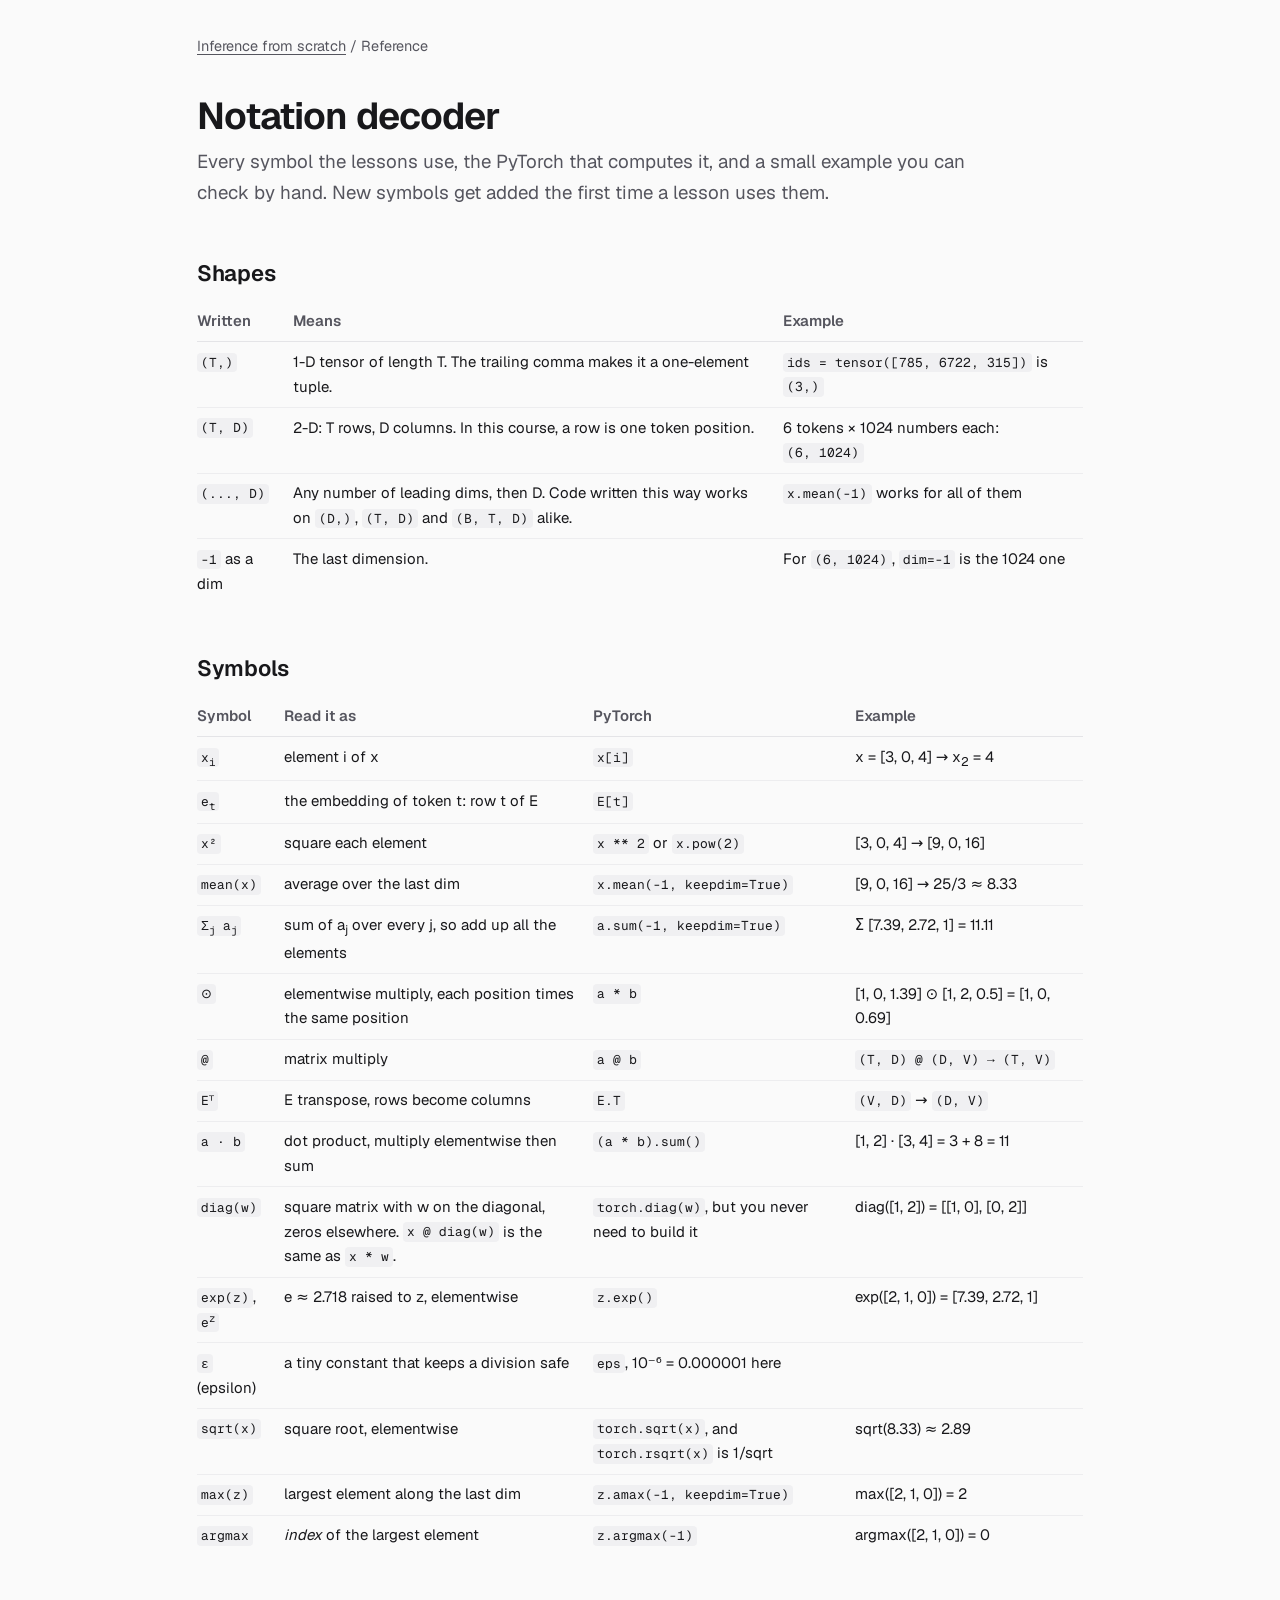
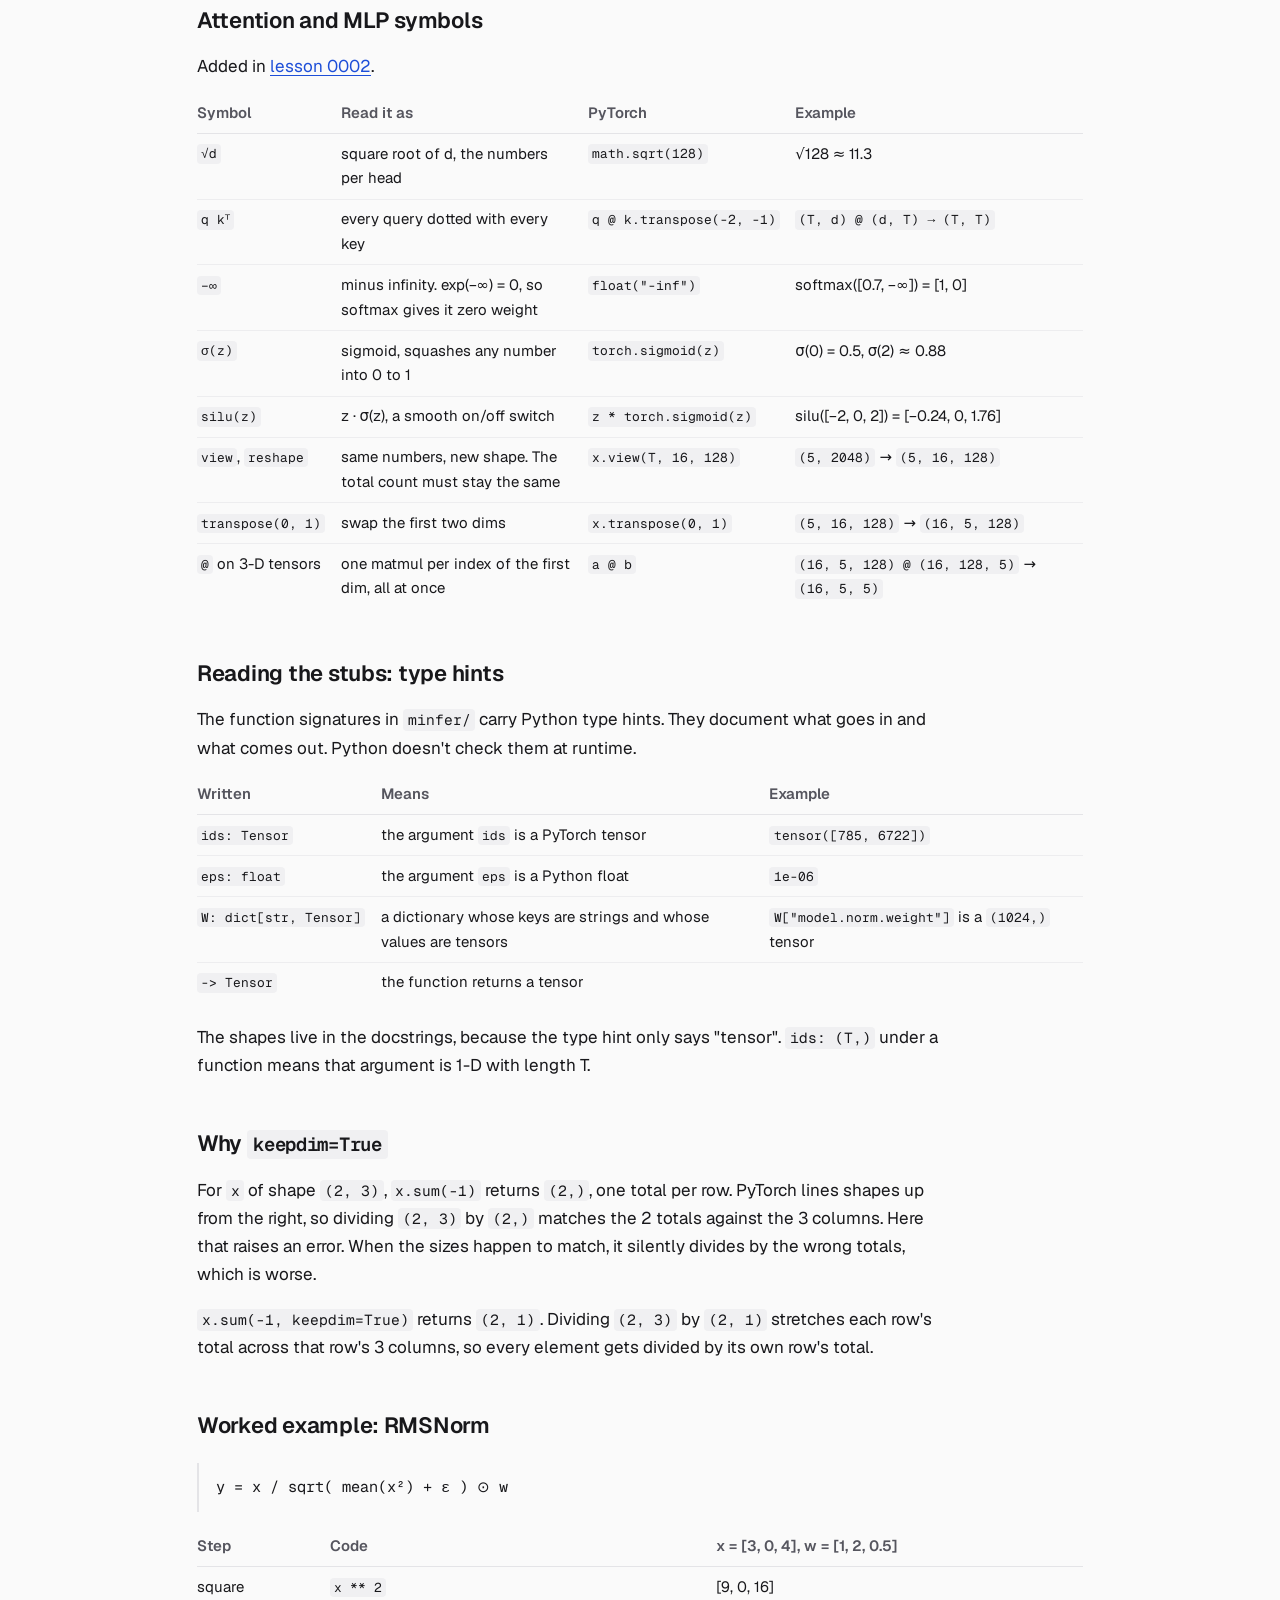
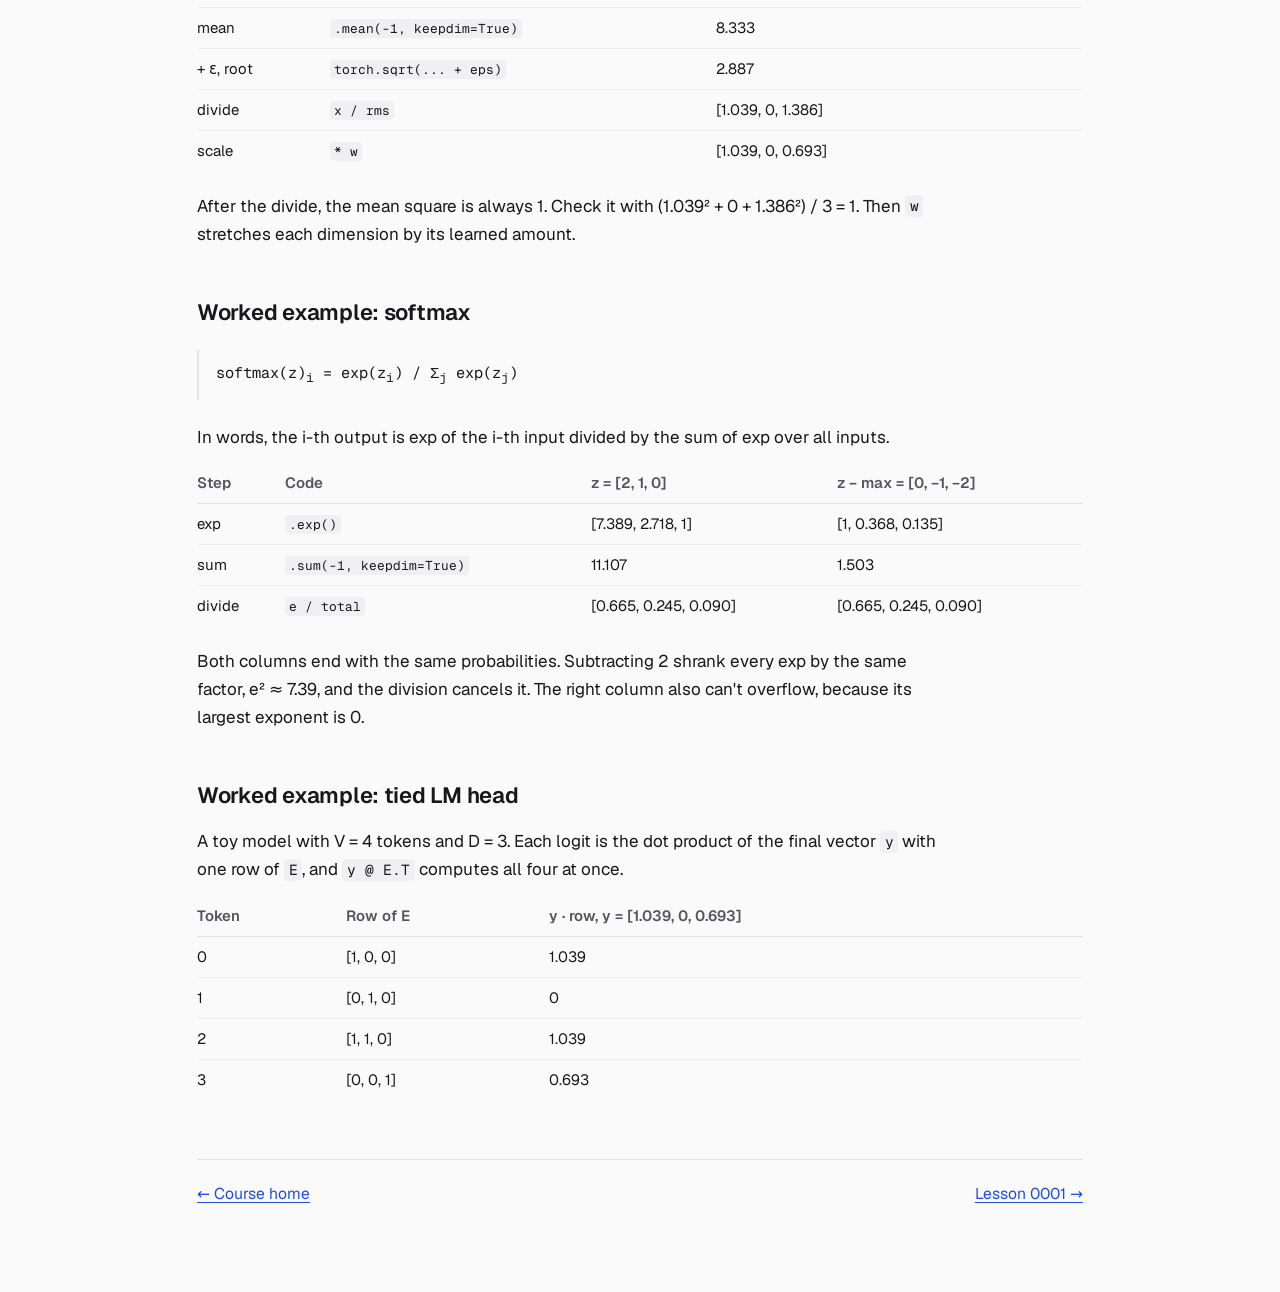
<file: reference/notation.html>
<!doctype html>
<html lang="en">
<head>
<meta charset="utf-8">
<meta name="viewport" content="width=device-width, initial-scale=1">
<title>Notation Decoder</title>
<link rel="preload" href="../assets/fonts/geist-latin-wght-normal.woff2" as="font" type="font/woff2" crossorigin>
<link rel="stylesheet" href="../assets/course.css">
</head>
<body>
<main class="wide">
<p class="crumbs"><a href="../index.html">Inference from scratch</a> / Reference</p>
<h1>Notation decoder</h1>
<p class="lede">Every symbol the lessons use, the PyTorch that computes it, and a small example you can check by hand. New symbols get added the first time a lesson uses them.</p>

<h2>Shapes</h2>
<div class="table-wrap"><table>
<tr><th>Written</th><th>Means</th><th>Example</th></tr>
<tr><td><code>(T,)</code></td><td>1-D tensor of length T. The trailing comma makes it a one-element tuple.</td><td><code>ids = tensor([785, 6722, 315])</code> is <code>(3,)</code></td></tr>
<tr><td><code>(T, D)</code></td><td>2-D: T rows, D columns. In this course, a row is one token position.</td><td>6 tokens × 1024 numbers each: <code>(6, 1024)</code></td></tr>
<tr><td><code>(..., D)</code></td><td>Any number of leading dims, then D. Code written this way works on <code>(D,)</code>, <code>(T, D)</code> and <code>(B, T, D)</code> alike.</td><td><code>x.mean(-1)</code> works for all of them</td></tr>
<tr><td><code>-1</code> as a dim</td><td>The last dimension.</td><td>For <code>(6, 1024)</code>, <code>dim=-1</code> is the 1024 one</td></tr>
</table></div>

<h2>Symbols</h2>
<div class="table-wrap"><table>
<tr><th>Symbol</th><th>Read it as</th><th>PyTorch</th><th>Example</th></tr>
<tr><td><code>x<sub>i</sub></code></td><td>element i of x</td><td><code>x[i]</code></td><td>x = [3, 0, 4] → x<sub>2</sub> = 4</td></tr>
<tr><td><code>e<sub>t</sub></code></td><td>the embedding of token t: row t of E</td><td><code>E[t]</code></td><td></td></tr>
<tr><td><code>x²</code></td><td>square each element</td><td><code>x ** 2</code> or <code>x.pow(2)</code></td><td>[3, 0, 4] → [9, 0, 16]</td></tr>
<tr><td><code>mean(x)</code></td><td>average over the last dim</td><td><code>x.mean(-1, keepdim=True)</code></td><td>[9, 0, 16] → 25/3 ≈ 8.33</td></tr>
<tr><td><code>Σ<sub>j</sub> a<sub>j</sub></code></td><td>sum of a<sub>j</sub> over every j, so add up all the elements</td><td><code>a.sum(-1, keepdim=True)</code></td><td>Σ [7.39, 2.72, 1] = 11.11</td></tr>
<tr><td><code>⊙</code></td><td>elementwise multiply, each position times the same position</td><td><code>a * b</code></td><td>[1, 0, 1.39] ⊙ [1, 2, 0.5] = [1, 0, 0.69]</td></tr>
<tr><td><code>@</code></td><td>matrix multiply</td><td><code>a @ b</code></td><td><code>(T, D) @ (D, V) → (T, V)</code></td></tr>
<tr><td><code>Eᵀ</code></td><td>E transpose, rows become columns</td><td><code>E.T</code></td><td><code>(V, D)</code> → <code>(D, V)</code></td></tr>
<tr><td><code>a · b</code></td><td>dot product, multiply elementwise then sum</td><td><code>(a * b).sum()</code></td><td>[1, 2] · [3, 4] = 3 + 8 = 11</td></tr>
<tr><td><code>diag(w)</code></td><td>square matrix with w on the diagonal, zeros elsewhere. <code>x @ diag(w)</code> is the same as <code>x * w</code>.</td><td><code>torch.diag(w)</code>, but you never need to build it</td><td>diag([1, 2]) = [[1, 0], [0, 2]]</td></tr>
<tr><td><code>exp(z)</code>, <code>e<sup>z</sup></code></td><td>e ≈ 2.718 raised to z, elementwise</td><td><code>z.exp()</code></td><td>exp([2, 1, 0]) = [7.39, 2.72, 1]</td></tr>
<tr><td><code>ε</code> (epsilon)</td><td>a tiny constant that keeps a division safe</td><td><code>eps</code>, 10⁻⁶ = 0.000001 here</td><td></td></tr>
<tr><td><code>sqrt(x)</code></td><td>square root, elementwise</td><td><code>torch.sqrt(x)</code>, and <code>torch.rsqrt(x)</code> is 1/sqrt</td><td>sqrt(8.33) ≈ 2.89</td></tr>
<tr><td><code>max(z)</code></td><td>largest element along the last dim</td><td><code>z.amax(-1, keepdim=True)</code></td><td>max([2, 1, 0]) = 2</td></tr>
<tr><td><code>argmax</code></td><td><em>index</em> of the largest element</td><td><code>z.argmax(-1)</code></td><td>argmax([2, 1, 0]) = 0</td></tr>
</table></div>

<h2 id="block-symbols">Attention and MLP symbols</h2>
<p>Added in <a href="../lessons/0002-one-block-shape-trace.html">lesson 0002</a>.</p>
<div class="table-wrap"><table>
<tr><th>Symbol</th><th>Read it as</th><th>PyTorch</th><th>Example</th></tr>
<tr><td><code>√d</code></td><td>square root of d, the numbers per head</td><td><code>math.sqrt(128)</code></td><td>√128 ≈ 11.3</td></tr>
<tr><td><code>q kᵀ</code></td><td>every query dotted with every key</td><td><code>q @ k.transpose(-2, -1)</code></td><td><code>(T, d) @ (d, T) → (T, T)</code></td></tr>
<tr><td><code>−∞</code></td><td>minus infinity. exp(−∞) = 0, so softmax gives it zero weight</td><td><code>float("-inf")</code></td><td>softmax([0.7, −∞]) = [1, 0]</td></tr>
<tr><td><code>σ(z)</code></td><td>sigmoid, squashes any number into 0 to 1</td><td><code>torch.sigmoid(z)</code></td><td>σ(0) = 0.5, σ(2) ≈ 0.88</td></tr>
<tr><td><code>silu(z)</code></td><td>z · σ(z), a smooth on/off switch</td><td><code>z * torch.sigmoid(z)</code></td><td>silu([−2, 0, 2]) = [−0.24, 0, 1.76]</td></tr>
<tr><td><code>view</code>, <code>reshape</code></td><td>same numbers, new shape. The total count must stay the same</td><td><code>x.view(T, 16, 128)</code></td><td><code>(5, 2048)</code> → <code>(5, 16, 128)</code></td></tr>
<tr><td><code>transpose(0, 1)</code></td><td>swap the first two dims</td><td><code>x.transpose(0, 1)</code></td><td><code>(5, 16, 128)</code> → <code>(16, 5, 128)</code></td></tr>
<tr><td><code>@</code> on 3-D tensors</td><td>one matmul per index of the first dim, all at once</td><td><code>a @ b</code></td><td><code>(16, 5, 128) @ (16, 128, 5)</code> → <code>(16, 5, 5)</code></td></tr>
</table></div>

<h2 id="type-hints">Reading the stubs: type hints</h2>
<p>The function signatures in <code>minfer/</code> carry Python type hints. They document what goes in and what comes out. Python doesn't check them at runtime.</p>
<div class="table-wrap"><table>
<tr><th>Written</th><th>Means</th><th>Example</th></tr>
<tr><td><code>ids: Tensor</code></td><td>the argument <code>ids</code> is a PyTorch tensor</td><td><code>tensor([785, 6722])</code></td></tr>
<tr><td><code>eps: float</code></td><td>the argument <code>eps</code> is a Python float</td><td><code>1e-06</code></td></tr>
<tr><td><code>W: dict[str, Tensor]</code></td><td>a dictionary whose keys are strings and whose values are tensors</td><td><code>W["model.norm.weight"]</code> is a <code>(1024,)</code> tensor</td></tr>
<tr><td><code>-&gt; Tensor</code></td><td>the function returns a tensor</td><td></td></tr>
</table></div>
<p>The shapes live in the docstrings, because the type hint only says "tensor". <code>ids: (T,)</code> under a function means that argument is 1-D with length T.</p>

<h2 id="keepdim">Why <code>keepdim=True</code></h2>
<p>For <code>x</code> of shape <code>(2, 3)</code>, <code>x.sum(-1)</code> returns <code>(2,)</code>, one total per row. PyTorch lines shapes up from the right, so dividing <code>(2, 3)</code> by <code>(2,)</code> matches the 2 totals against the 3 columns. Here that raises an error. When the sizes happen to match, it silently divides by the wrong totals, which is worse.</p>
<p><code>x.sum(-1, keepdim=True)</code> returns <code>(2, 1)</code>. Dividing <code>(2, 3)</code> by <code>(2, 1)</code> stretches each row's total across that row's 3 columns, so every element gets divided by its own row's total.</p>

<h2 id="rmsnorm">Worked example: RMSNorm</h2>
<p class="math">y = x / sqrt( mean(x²) + ε ) ⊙ w</p>
<div class="table-wrap"><table>
<tr><th>Step</th><th>Code</th><th>x = [3, 0, 4], w = [1, 2, 0.5]</th></tr>
<tr><td>square</td><td><code>x ** 2</code></td><td>[9, 0, 16]</td></tr>
<tr><td>mean</td><td><code>.mean(-1, keepdim=True)</code></td><td>8.333</td></tr>
<tr><td>+ ε, root</td><td><code>torch.sqrt(... + eps)</code></td><td>2.887</td></tr>
<tr><td>divide</td><td><code>x / rms</code></td><td>[1.039, 0, 1.386]</td></tr>
<tr><td>scale</td><td><code>* w</code></td><td>[1.039, 0, 0.693]</td></tr>
</table></div>
<p>After the divide, the mean square is always 1. Check it with (1.039² + 0 + 1.386²) / 3 = 1. Then <code>w</code> stretches each dimension by its learned amount.</p>

<h2 id="softmax">Worked example: softmax</h2>
<p class="math">softmax(z)<sub>i</sub> = exp(z<sub>i</sub>) / Σ<sub>j</sub> exp(z<sub>j</sub>)</p>
<p>In words, the i-th output is exp of the i-th input divided by the sum of exp over all inputs.</p>
<div class="table-wrap"><table>
<tr><th>Step</th><th>Code</th><th>z = [2, 1, 0]</th><th>z − max = [0, −1, −2]</th></tr>
<tr><td>exp</td><td><code>.exp()</code></td><td>[7.389, 2.718, 1]</td><td>[1, 0.368, 0.135]</td></tr>
<tr><td>sum</td><td><code>.sum(-1, keepdim=True)</code></td><td>11.107</td><td>1.503</td></tr>
<tr><td>divide</td><td><code>e / total</code></td><td>[0.665, 0.245, 0.090]</td><td>[0.665, 0.245, 0.090]</td></tr>
</table></div>
<p>Both columns end with the same probabilities. Subtracting 2 shrank every exp by the same factor, e² ≈ 7.39, and the division cancels it. The right column also can't overflow, because its largest exponent is 0.</p>

<h2 id="lm-head">Worked example: tied LM head</h2>
<p>A toy model with V = 4 tokens and D = 3. Each logit is the dot product of the final vector <code>y</code> with one row of <code>E</code>, and <code>y @ E.T</code> computes all four at once.</p>
<div class="table-wrap"><table>
<tr><th>Token</th><th>Row of E</th><th>y · row, y = [1.039, 0, 0.693]</th></tr>
<tr><td>0</td><td>[1, 0, 0]</td><td>1.039</td></tr>
<tr><td>1</td><td>[0, 1, 0]</td><td>0</td></tr>
<tr><td>2</td><td>[1, 1, 0]</td><td>1.039</td></tr>
<tr><td>3</td><td>[0, 0, 1]</td><td>0.693</td></tr>
</table></div>

<nav class="pager"><a href="../index.html">← Course home</a><a href="../lessons/0001-tokens-in-logits-out.html">Lesson 0001 →</a></nav>
</main>
</body>
</html>
</file>
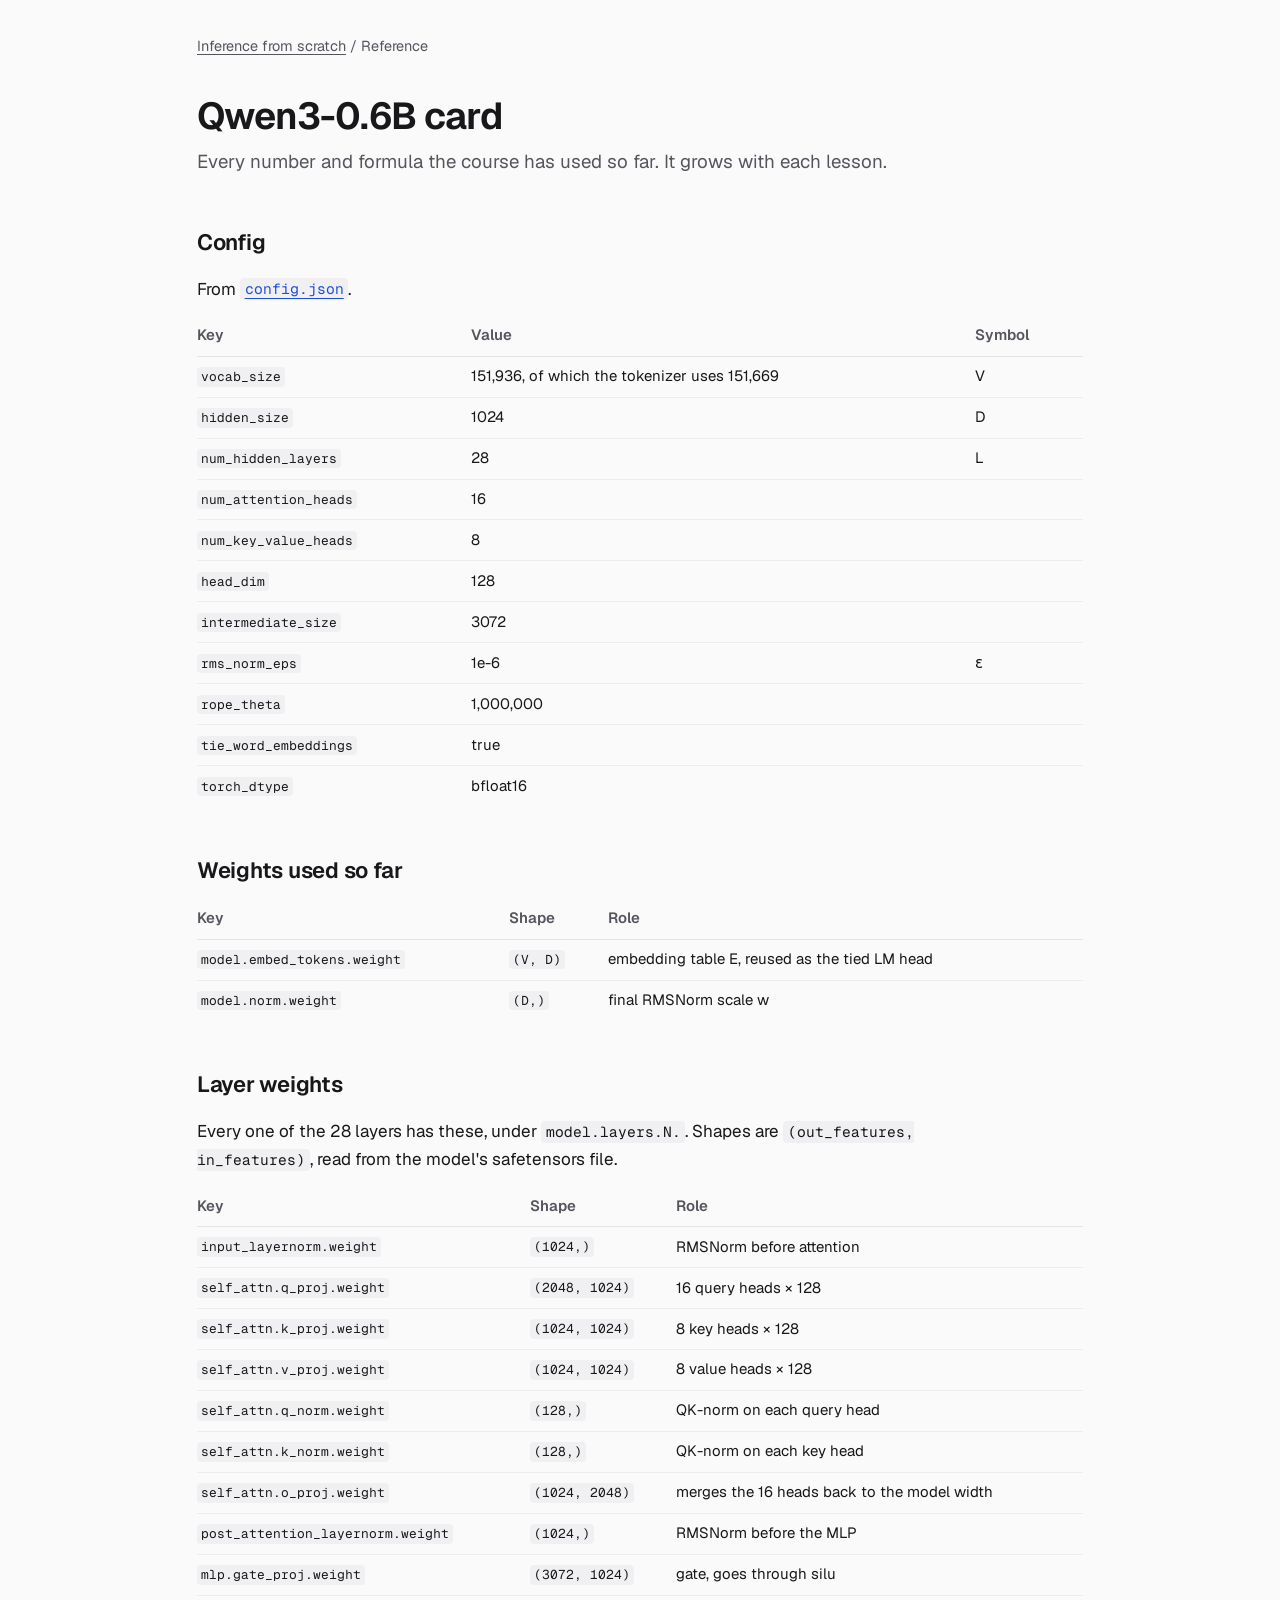
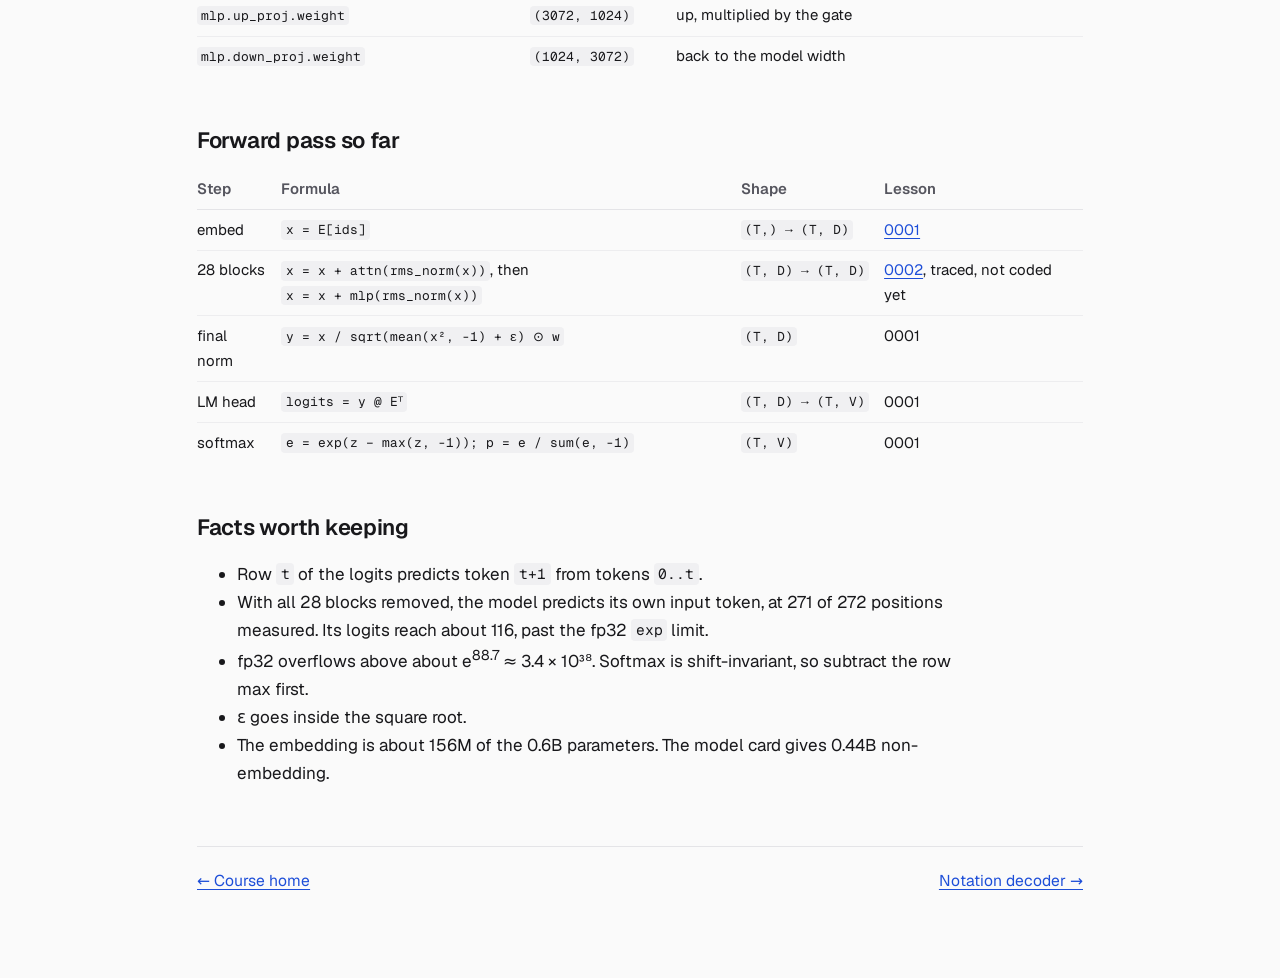
<file: reference/qwen3-0.6b.html>
<!doctype html>
<html lang="en">
<head>
<meta charset="utf-8">
<meta name="viewport" content="width=device-width, initial-scale=1">
<title>Qwen3-0.6B Card</title>
<link rel="preload" href="../assets/fonts/geist-latin-wght-normal.woff2" as="font" type="font/woff2" crossorigin>
<link rel="stylesheet" href="../assets/course.css">
</head>
<body>
<main class="wide">
<p class="crumbs"><a href="../index.html">Inference from scratch</a> / Reference</p>
<h1>Qwen3-0.6B card</h1>
<p class="lede">Every number and formula the course has used so far. It grows with each lesson.</p>

<h2>Config</h2>
<p>From <a href="https://huggingface.co/Qwen/Qwen3-0.6B/blob/main/config.json"><code>config.json</code></a>.</p>
<div class="table-wrap"><table>
<tr><th>Key</th><th>Value</th><th>Symbol</th></tr>
<tr><td><code>vocab_size</code></td><td>151,936, of which the tokenizer uses 151,669</td><td>V</td></tr>
<tr><td><code>hidden_size</code></td><td>1024</td><td>D</td></tr>
<tr><td><code>num_hidden_layers</code></td><td>28</td><td>L</td></tr>
<tr><td><code>num_attention_heads</code></td><td>16</td><td></td></tr>
<tr><td><code>num_key_value_heads</code></td><td>8</td><td></td></tr>
<tr><td><code>head_dim</code></td><td>128</td><td></td></tr>
<tr><td><code>intermediate_size</code></td><td>3072</td><td></td></tr>
<tr><td><code>rms_norm_eps</code></td><td>1e-6</td><td>ε</td></tr>
<tr><td><code>rope_theta</code></td><td>1,000,000</td><td></td></tr>
<tr><td><code>tie_word_embeddings</code></td><td>true</td><td></td></tr>
<tr><td><code>torch_dtype</code></td><td>bfloat16</td><td></td></tr>
</table></div>

<h2>Weights used so far</h2>
<div class="table-wrap"><table>
<tr><th>Key</th><th>Shape</th><th>Role</th></tr>
<tr><td><code>model.embed_tokens.weight</code></td><td><code>(V, D)</code></td><td>embedding table E, reused as the tied LM head</td></tr>
<tr><td><code>model.norm.weight</code></td><td><code>(D,)</code></td><td>final RMSNorm scale w</td></tr>
</table></div>

<h2>Layer weights</h2>
<p>Every one of the 28 layers has these, under <code>model.layers.N.</code>. Shapes are <code>(out_features, in_features)</code>, read from the model's safetensors file.</p>
<div class="table-wrap"><table>
<tr><th>Key</th><th>Shape</th><th>Role</th></tr>
<tr><td><code>input_layernorm.weight</code></td><td><code>(1024,)</code></td><td>RMSNorm before attention</td></tr>
<tr><td><code>self_attn.q_proj.weight</code></td><td><code>(2048, 1024)</code></td><td>16 query heads × 128</td></tr>
<tr><td><code>self_attn.k_proj.weight</code></td><td><code>(1024, 1024)</code></td><td>8 key heads × 128</td></tr>
<tr><td><code>self_attn.v_proj.weight</code></td><td><code>(1024, 1024)</code></td><td>8 value heads × 128</td></tr>
<tr><td><code>self_attn.q_norm.weight</code></td><td><code>(128,)</code></td><td>QK-norm on each query head</td></tr>
<tr><td><code>self_attn.k_norm.weight</code></td><td><code>(128,)</code></td><td>QK-norm on each key head</td></tr>
<tr><td><code>self_attn.o_proj.weight</code></td><td><code>(1024, 2048)</code></td><td>merges the 16 heads back to the model width</td></tr>
<tr><td><code>post_attention_layernorm.weight</code></td><td><code>(1024,)</code></td><td>RMSNorm before the MLP</td></tr>
<tr><td><code>mlp.gate_proj.weight</code></td><td><code>(3072, 1024)</code></td><td>gate, goes through silu</td></tr>
<tr><td><code>mlp.up_proj.weight</code></td><td><code>(3072, 1024)</code></td><td>up, multiplied by the gate</td></tr>
<tr><td><code>mlp.down_proj.weight</code></td><td><code>(1024, 3072)</code></td><td>back to the model width</td></tr>
</table></div>

<h2>Forward pass so far</h2>
<div class="table-wrap"><table>
<tr><th>Step</th><th>Formula</th><th>Shape</th><th>Lesson</th></tr>
<tr><td>embed</td><td><code>x = E[ids]</code></td><td><code>(T,) → (T, D)</code></td><td><a href="../lessons/0001-tokens-in-logits-out.html">0001</a></td></tr>
<tr><td>28 blocks</td><td><code>x = x + attn(rms_norm(x))</code>, then <code>x = x + mlp(rms_norm(x))</code></td><td><code>(T, D) → (T, D)</code></td><td><a href="../lessons/0002-one-block-shape-trace.html">0002</a>, traced, not coded yet</td></tr>
<tr><td>final norm</td><td><code>y = x / sqrt(mean(x², -1) + ε) ⊙ w</code></td><td><code>(T, D)</code></td><td>0001</td></tr>
<tr><td>LM head</td><td><code>logits = y @ Eᵀ</code></td><td><code>(T, D) → (T, V)</code></td><td>0001</td></tr>
<tr><td>softmax</td><td><code>e = exp(z − max(z, -1)); p = e / sum(e, -1)</code></td><td><code>(T, V)</code></td><td>0001</td></tr>
</table></div>

<h2>Facts worth keeping</h2>
<ul>
<li>Row <code>t</code> of the logits predicts token <code>t+1</code> from tokens <code>0..t</code>.</li>
<li>With all 28 blocks removed, the model predicts its own input token, at 271 of 272 positions measured. Its logits reach about 116, past the fp32 <code>exp</code> limit.</li>
<li>fp32 overflows above about e<sup>88.7</sup> ≈ 3.4 × 10³⁸. Softmax is shift-invariant, so subtract the row max first.</li>
<li>ε goes inside the square root.</li>
<li>The embedding is about 156M of the 0.6B parameters. The model card gives 0.44B non-embedding.</li>
</ul>

<nav class="pager"><a href="../index.html">← Course home</a><a href="notation.html">Notation decoder →</a></nav>
</main>
</body>
</html>
</file>
<file: assets/course.css>
/* Shared stylesheet for every course page.
   Shape rule: blocks and controls use --radius (6px); inline code uses 4px. */

@font-face {
  font-family: "Geist";
  src: url("fonts/geist-latin-wght-normal.woff2") format("woff2-variations");
  font-weight: 100 900;
  font-display: swap;
}
@font-face {
  font-family: "Geist Mono";
  src: url("fonts/geist-mono-latin-wght-normal.woff2") format("woff2-variations");
  font-weight: 100 900;
  font-display: swap;
}

:root {
  --bg: #fafafa;
  --fg: #18181b;
  --muted: #55555e;
  --rule: #e4e4e7;
  --code-bg: #f0f0f2;
  --accent: #1d4ed8;
  --accent-soft: #e6ecfb;
  --ok: #166534;
  --ok-bg: #e7f4ea;
  --bad: #9f1d1d;
  --bad-bg: #fbeaea;
  --radius: 6px;
  --sans: "Geist", ui-sans-serif, system-ui, sans-serif;
  --mono: "Geist Mono", ui-monospace, "SF Mono", Menlo, monospace;
  color-scheme: light;
}
@media (prefers-color-scheme: dark) {
  :root:not([data-theme="light"]) {
    --bg: #111113; --fg: #e7e7ea; --muted: #a1a1aa; --rule: #2a2a2f; --code-bg: #1b1b1f;
    --accent: #8aa9ff; --accent-soft: #1a2340;
    --ok: #86d29b; --ok-bg: #14261a; --bad: #f19c9c; --bad-bg: #2c1515;
    color-scheme: dark;
  }
}
:root[data-theme="dark"] {
  --bg: #111113; --fg: #e7e7ea; --muted: #a1a1aa; --rule: #2a2a2f; --code-bg: #1b1b1f;
  --accent: #8aa9ff; --accent-soft: #1a2340;
  --ok: #86d29b; --ok-bg: #14261a; --bad: #f19c9c; --bad-bg: #2c1515;
  color-scheme: dark;
}

* { box-sizing: border-box; }
html { font-size: 17px; -webkit-text-size-adjust: 100%; }
body {
  margin: 0; background: var(--bg); color: var(--fg);
  font-family: var(--sans); line-height: 1.65; font-feature-settings: "ss01";
}
main { max-width: 40rem; margin: 0 auto; padding: 2rem 16px 5rem; }
@media (min-width: 1150px) { main { margin-left: max(16px, calc(50% - 31rem)); } }

/* Type */
h1 { font-size: 2.2rem; line-height: 1.12; font-weight: 650; letter-spacing: -0.025em; margin: 0 0 .6rem; }
h2 { font-size: 1.3rem; line-height: 1.3; font-weight: 620; letter-spacing: -0.012em; margin: 3rem 0 .7rem; }
h3 { font-size: 1rem; font-weight: 620; margin: 1.8rem 0 .4rem; }
p, li { max-width: 68ch; }
a { color: var(--accent); text-decoration-thickness: 1px; text-underline-offset: 3px; }
a:hover { text-decoration-thickness: 2px; }
:focus-visible { outline: 2px solid var(--accent); outline-offset: 2px; border-radius: 4px; }
dfn { font-style: normal; font-weight: 600; }
.lede { font-size: 1.1rem; color: var(--muted); margin: 0 0 2rem; }
.crumbs { font-size: .85rem; color: var(--muted); margin: 0 0 2.2rem; }
.crumbs a { color: var(--muted); }
hr { border: 0; border-top: 1px solid var(--rule); margin: 3rem 0; }

code, pre, kbd { font-family: var(--mono); font-size: .86em; }
code { background: var(--code-bg); padding: .1em .32em; border-radius: 4px; }
pre { background: var(--code-bg); padding: .9rem 1rem; overflow-x: auto; border-radius: var(--radius); line-height: 1.5; }
pre code { background: none; padding: 0; font-size: 1em; }
.math { font-family: var(--mono); font-size: .9rem; margin: 1.3rem 0; padding: .7rem 1rem; overflow-x: auto; border-left: 2px solid var(--rule); }

/* Sidenotes: in the margin on wide screens, inline below the paragraph otherwise. */
.sn {
  float: right; clear: right; width: 15rem; margin: .25rem -17.5rem 1rem 0;
  font-size: .8rem; line-height: 1.5; color: var(--muted);
}
@media (max-width: 1149px) {
  .sn { float: none; display: block; width: auto; margin: .7rem 0 1rem; padding-left: .8rem; border-left: 2px solid var(--rule); }
}

/* Tables: reference data only. */
.table-wrap { overflow-x: auto; margin: 1.2rem 0; }
table { border-collapse: collapse; font-size: .88rem; width: 100%; }
th { text-align: left; font-weight: 600; color: var(--muted); padding: 0 .9rem .45rem 0; border-bottom: 1px solid var(--rule); }
td { text-align: left; vertical-align: top; padding: .45rem .9rem .45rem 0; }
tbody tr + tr td, tr + tr td { border-top: 1px solid color-mix(in srgb, var(--rule) 55%, transparent); }
td code { white-space: nowrap; }

/* Rail: a vertical sequence of steps (pipelines, the course route). */
.rail { list-style: none; margin: 1.6rem 0; padding: 0; }
.rail li { position: relative; display: grid; grid-template-columns: 1fr auto; gap: 1rem; align-items: baseline; padding: .55rem 0 .55rem 1.6rem; max-width: none; }
.rail li::before { content: ""; position: absolute; left: 5px; top: 0; bottom: 0; width: 2px; background: var(--rule); }
.rail li:first-child::before { top: 1.1rem; }
.rail li:last-child::before { bottom: calc(100% - 1.1rem); }
.rail li::after { content: ""; position: absolute; left: 0; top: .82rem; width: 12px; height: 12px; border-radius: 50%; background: var(--bg); border: 2px solid var(--muted); }
.rail .what { font-weight: 560; }
.rail .what small { display: block; font-weight: 400; font-size: .85rem; color: var(--muted); }
.rail .shape { font-family: var(--mono); font-size: .82rem; color: var(--muted); white-space: nowrap; }
.rail .you::after { border-color: var(--accent); background: var(--accent); }
.rail .skip .what, .rail .skip .shape { color: var(--muted); }
.rail .skip::after { border-style: dashed; }
.rail .now::after { border-color: var(--accent); background: var(--accent); box-shadow: 0 0 0 4px var(--accent-soft); }
.rail .now .what { color: var(--accent); }
@media (max-width: 520px) { .rail li { grid-template-columns: 1fr; gap: .1rem; } }

/* The one action box on a page. */
.task { margin: 1.6rem 0; padding: 1.1rem 1.2rem; border: 1px solid var(--rule); border-left: 3px solid var(--accent); border-radius: var(--radius); }
.task > :first-child { margin-top: 0; }
.task > :last-child { margin-bottom: 0; }
.task ol { padding-left: 1.2rem; }
.task li + li { margin-top: .6rem; }

/* Quiz (assets/quiz.js) */
.quiz { margin: 1.5rem 0; }
.quiz .q { margin: 0 0 .55rem; font-weight: 520; }
.quiz .opts { display: grid; gap: .45rem; }
.quiz button {
  font: inherit; font-size: .92rem; text-align: left; color: var(--fg); background: transparent;
  border: 1px solid var(--rule); border-radius: var(--radius); padding: .55rem .8rem; cursor: pointer;
}
.quiz button:hover:not(:disabled) { border-color: var(--accent); }
.quiz button:active:not(:disabled) { transform: translateY(1px); }
.quiz button:disabled { cursor: default; }
.quiz button.right { background: var(--ok-bg); border-color: var(--ok); }
.quiz button.wrong { background: var(--bad-bg); border-color: var(--bad); }
.quiz .why { display: none; font-size: .88rem; color: var(--muted); margin: .55rem 0 0; }
.quiz.done .why { display: block; }
.quiz-score { font-size: .88rem; color: var(--muted); }

/* Predict-then-reveal (assets/quiz.js) */
.predict textarea {
  width: 100%; min-height: 5rem; font: inherit; font-size: .92rem; color: var(--fg);
  background: var(--code-bg); border: 1px solid var(--rule); border-radius: var(--radius); padding: .65rem .75rem;
}
.predict textarea::placeholder { color: var(--muted); }
.predict button {
  font: inherit; font-size: .9rem; font-weight: 560; margin-top: .6rem; padding: .45rem 1rem; cursor: pointer;
  color: #fafafa; background: #1d4ed8; border: 0; border-radius: var(--radius);
}
.predict button:active { transform: translateY(1px); }
.predict .reveal { display: none; margin-top: 1.2rem; padding-top: .2rem; border-top: 1px solid var(--rule); }
.predict.locked .reveal { display: block; }
.predict.locked button { display: none; }

/* Course home: lesson rows */
.lessons { list-style: none; padding: 0; margin: 1rem 0; }
.lessons li { max-width: none; }
.lessons a { display: grid; grid-template-columns: 3.2rem 1fr auto; gap: .8rem; align-items: baseline; padding: .8rem .9rem; border: 1px solid var(--rule); border-radius: var(--radius); text-decoration: none; color: var(--fg); }
.lessons a:hover { border-color: var(--accent); }
.lessons .n { font-family: var(--mono); font-size: .82rem; color: var(--muted); }
.lessons .t { font-weight: 580; }
.lessons .m { font-size: .85rem; color: var(--muted); }
@media (max-width: 520px) { .lessons a { grid-template-columns: 3.2rem 1fr; } .lessons .m { grid-column: 2; } }

nav.pager { display: flex; justify-content: space-between; gap: 1rem; font-size: .92rem; margin-top: 3.5rem; padding-top: 1.2rem; border-top: 1px solid var(--rule); }

@media (prefers-reduced-motion: reduce) {
  .quiz button:active, .predict button:active { transform: none; }
}

@media print {
  html { font-size: 10.5pt; }
  body { background: #fff; color: #111; }
  main { max-width: none; margin: 0; padding: 0; }
  .sn { float: none; display: block; width: auto; margin: .3rem 0 .6rem; padding-left: .6rem; border-left: 1px solid #999; color: #444; }
  .quiz .why, .predict .reveal { display: block; }
  .quiz button, .predict textarea, .predict button, nav.pager, .crumbs { display: none; }
  pre { white-space: pre-wrap; }
  a { color: inherit; }
  h2 { break-after: avoid; }
}

/* Short answers (shapes, numbers) sit in a 2x2 grid in the code face. */
.quiz .opts.short { grid-template-columns: repeat(2, minmax(0, 1fr)); }
.quiz .opts.short button { font-family: var(--mono); font-size: .86rem; }

/* Reference pages carry wide tables and no sidenotes. */
main.wide { max-width: 54rem; }
@media (min-width: 1150px) { main.wide { margin-left: auto; } }
</file>
